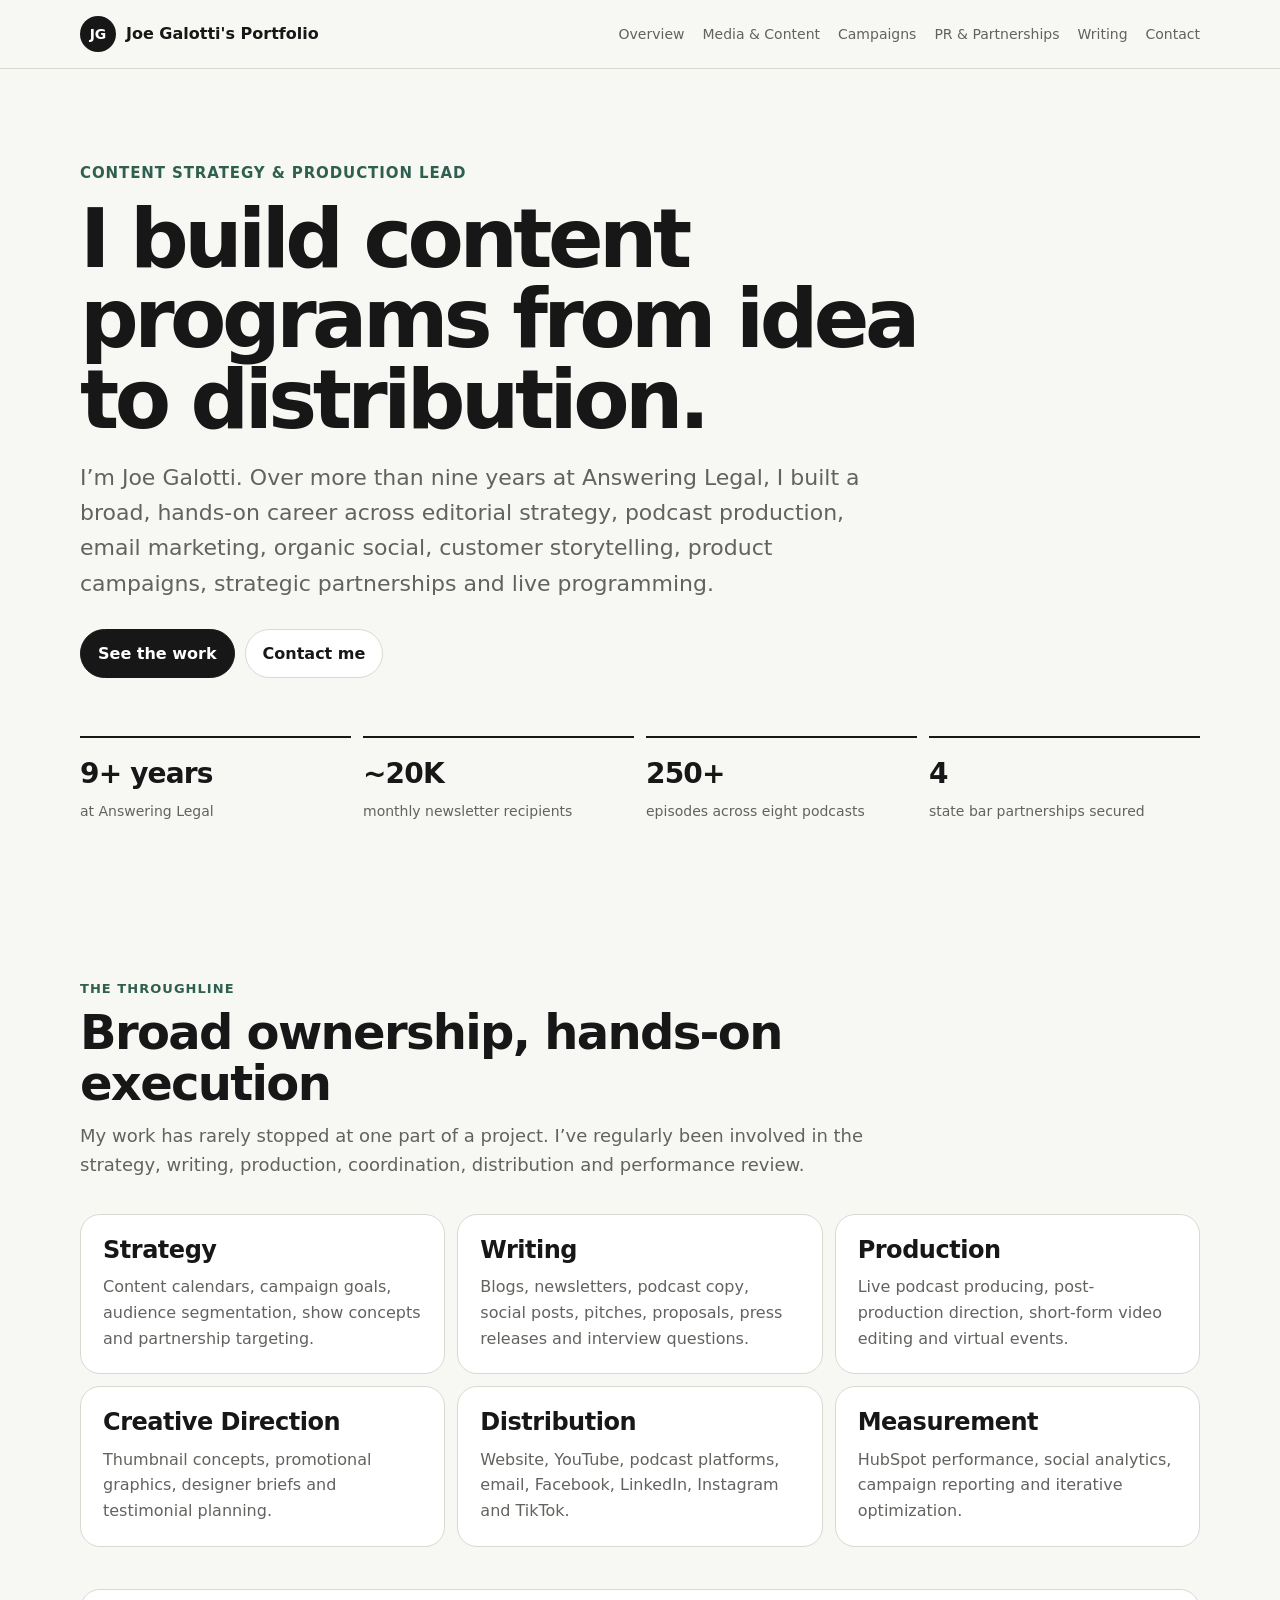
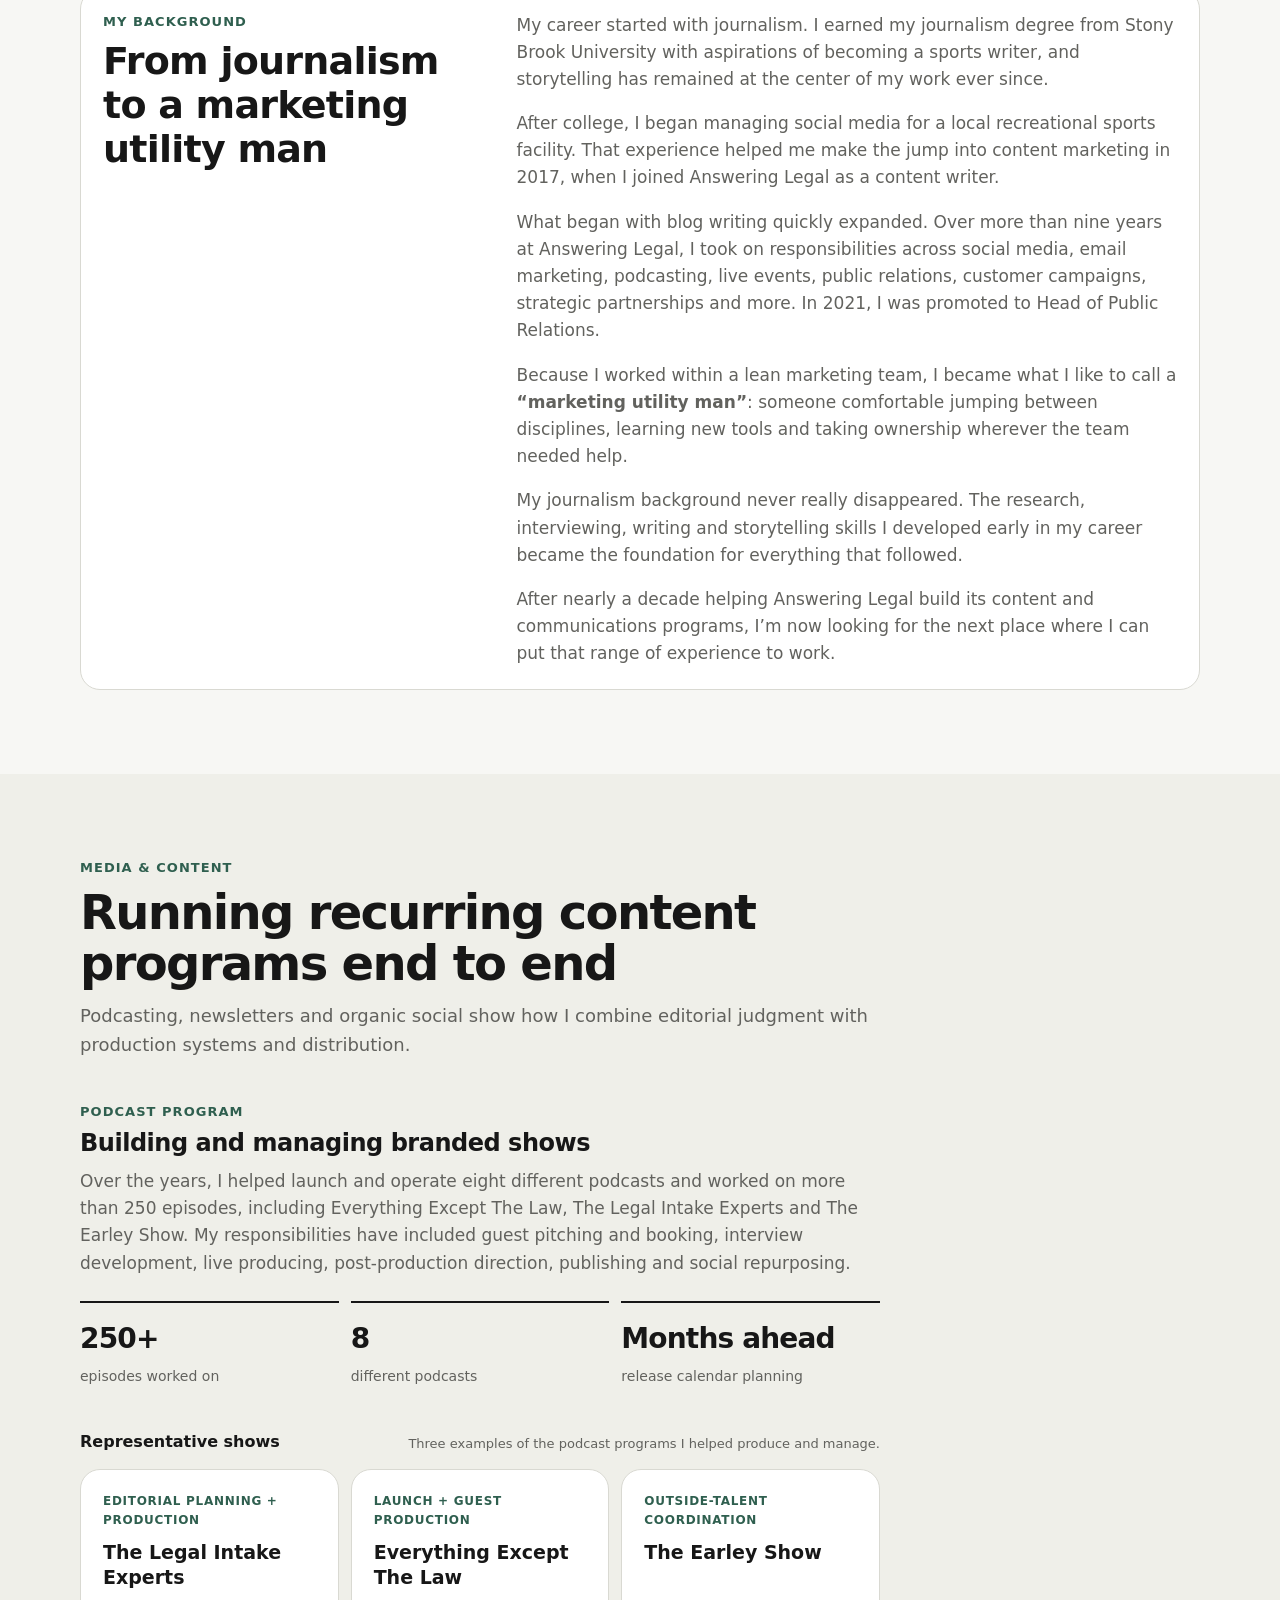
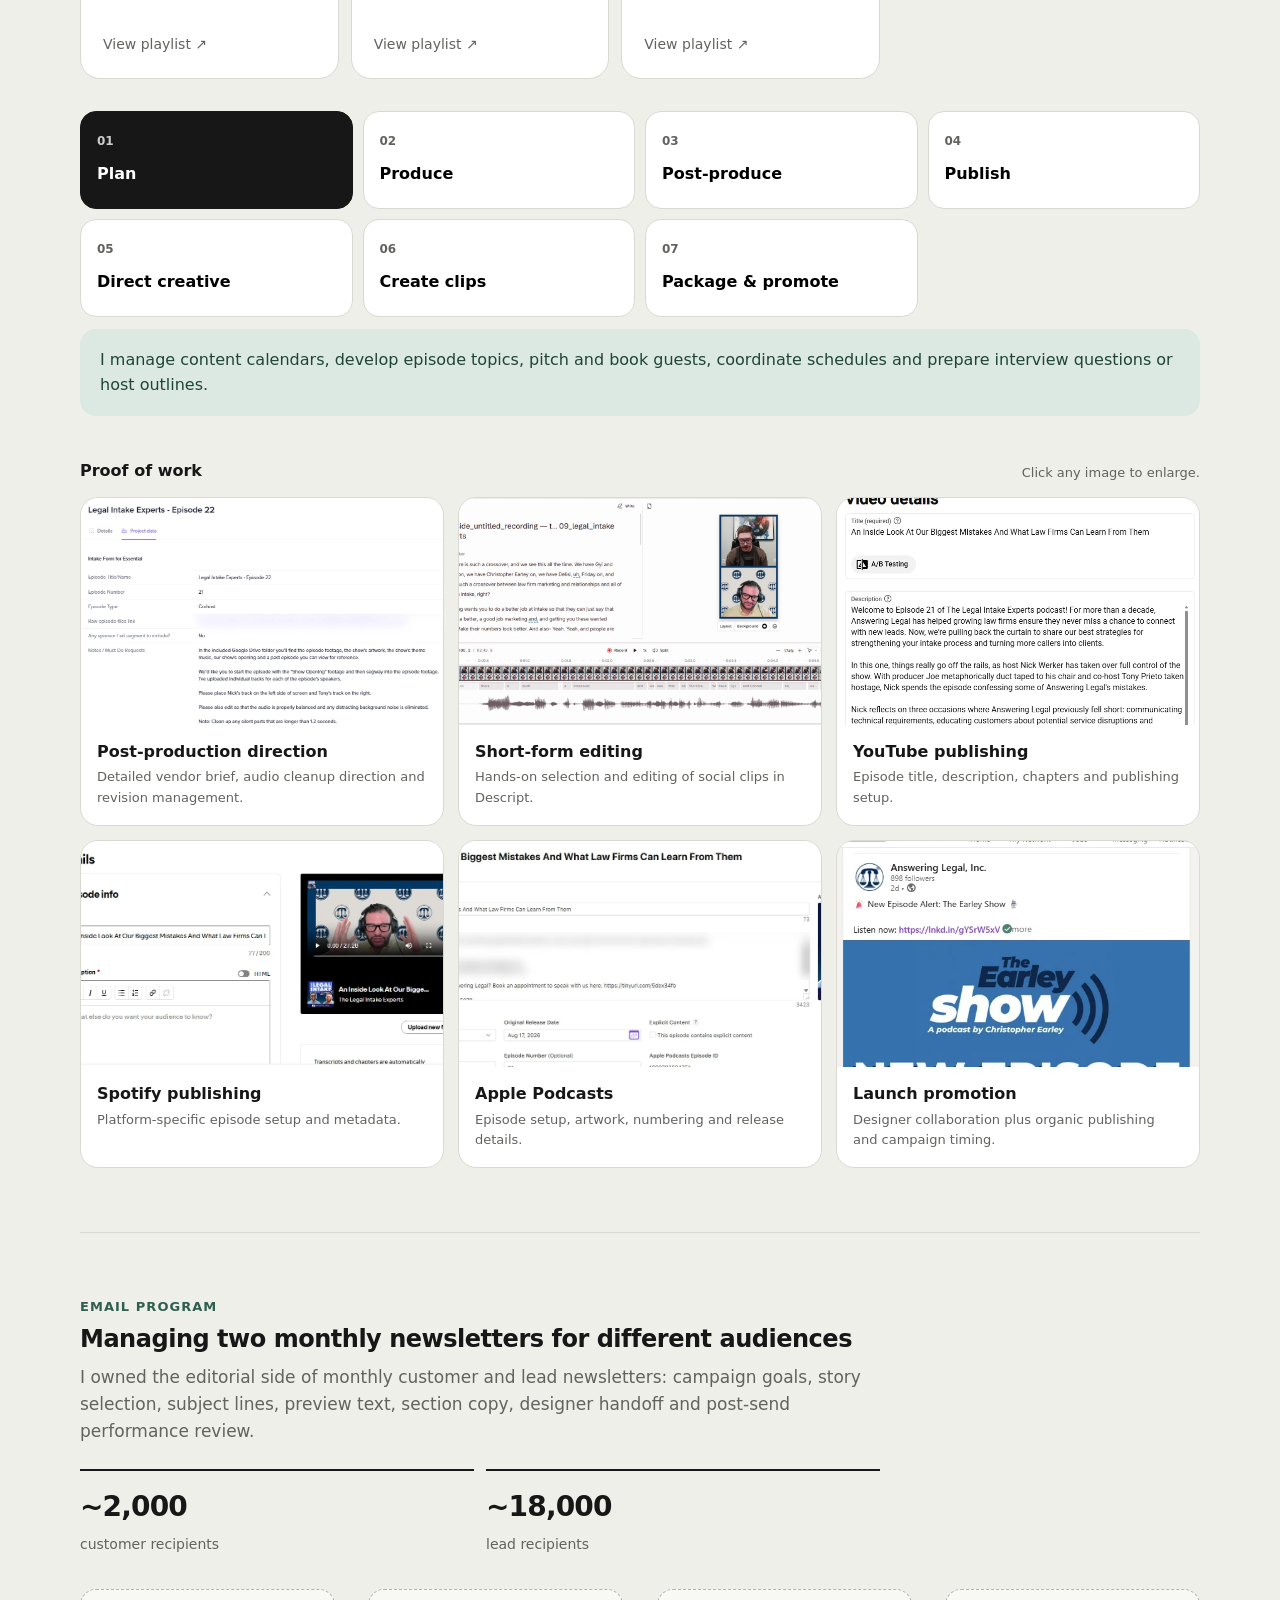
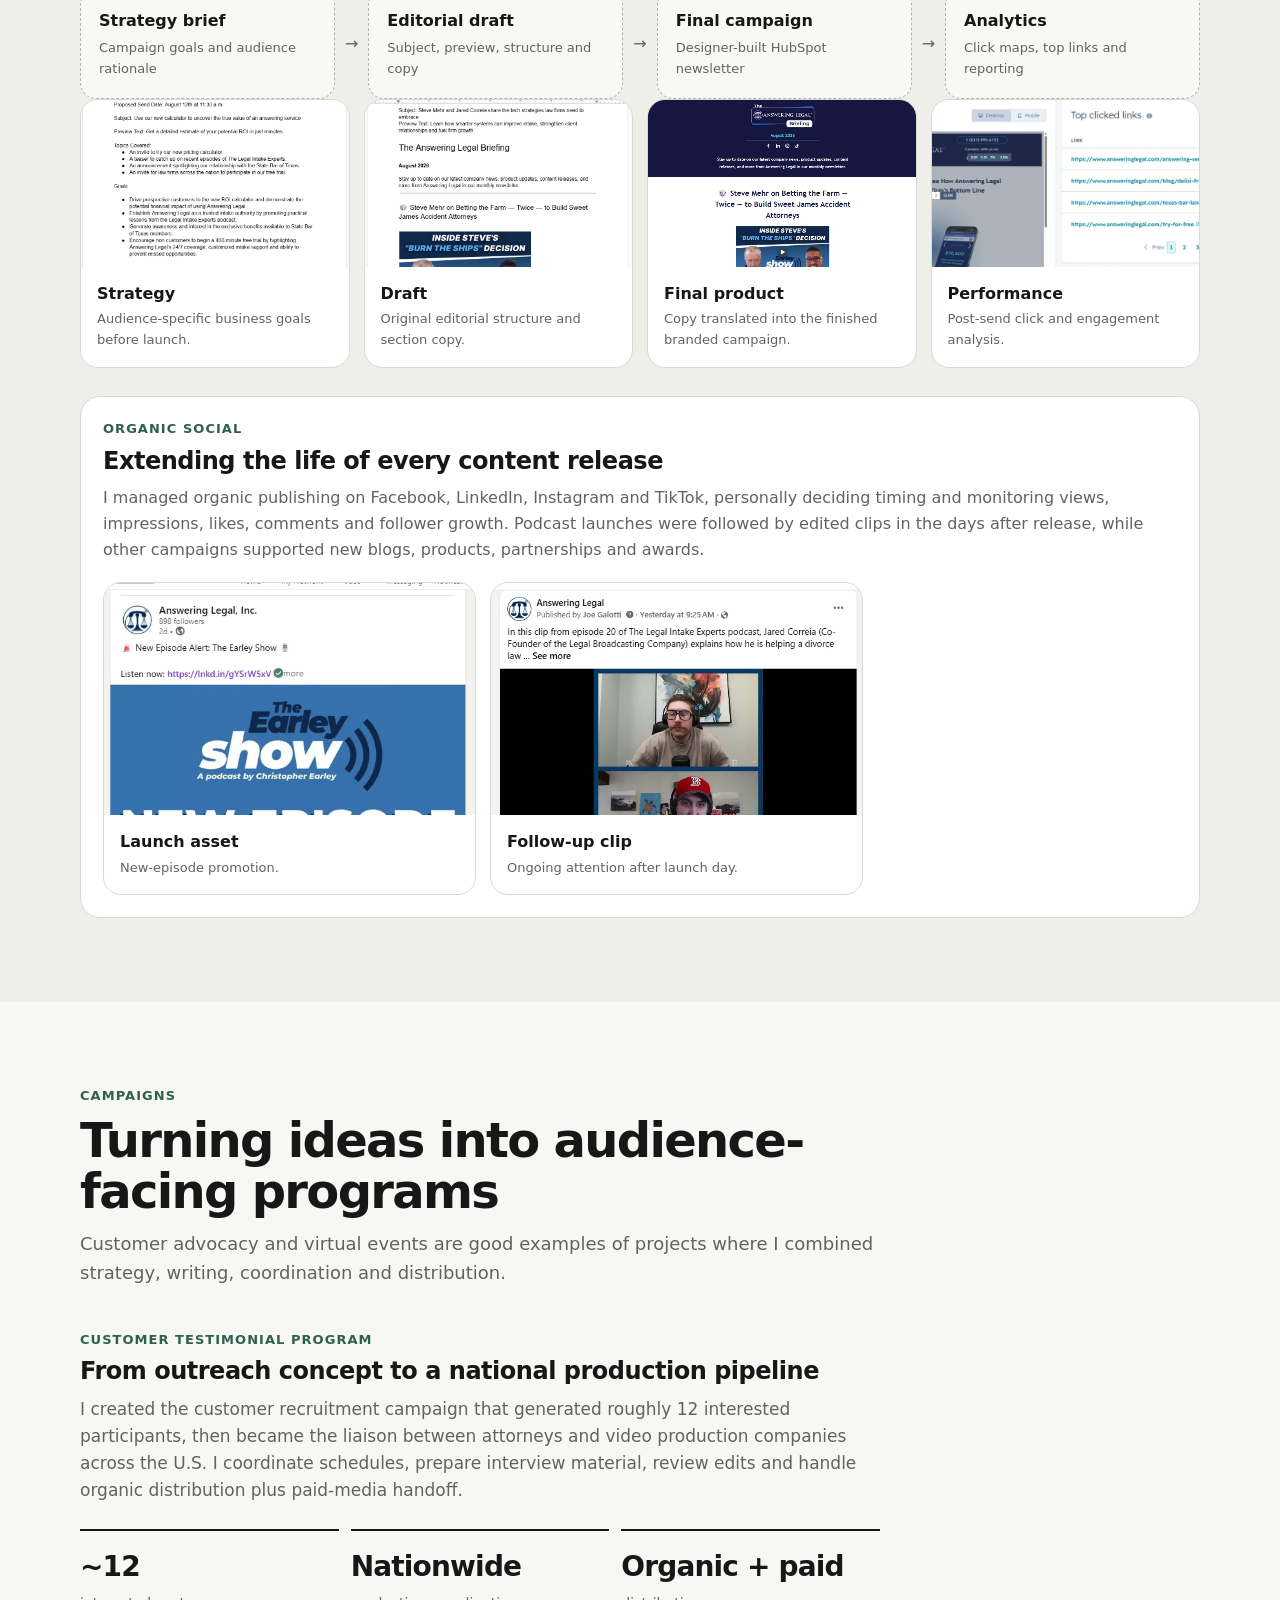
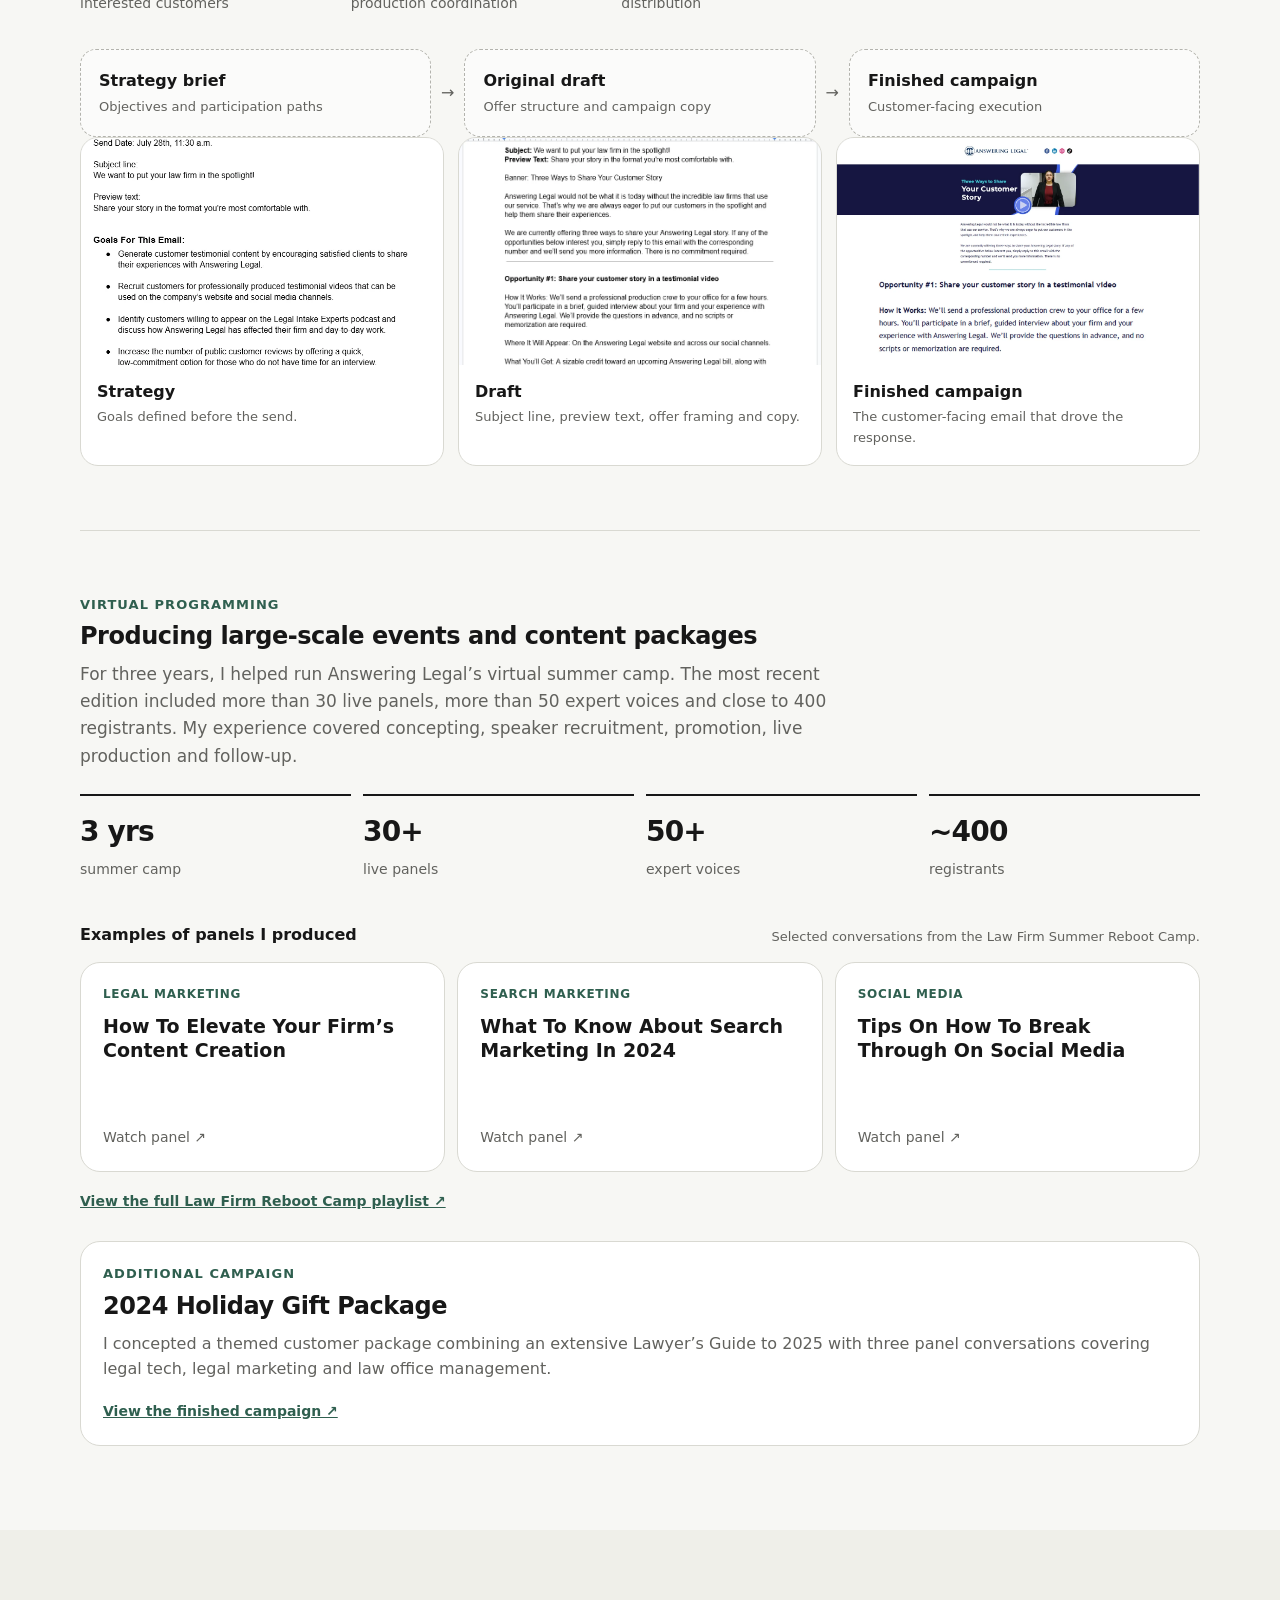
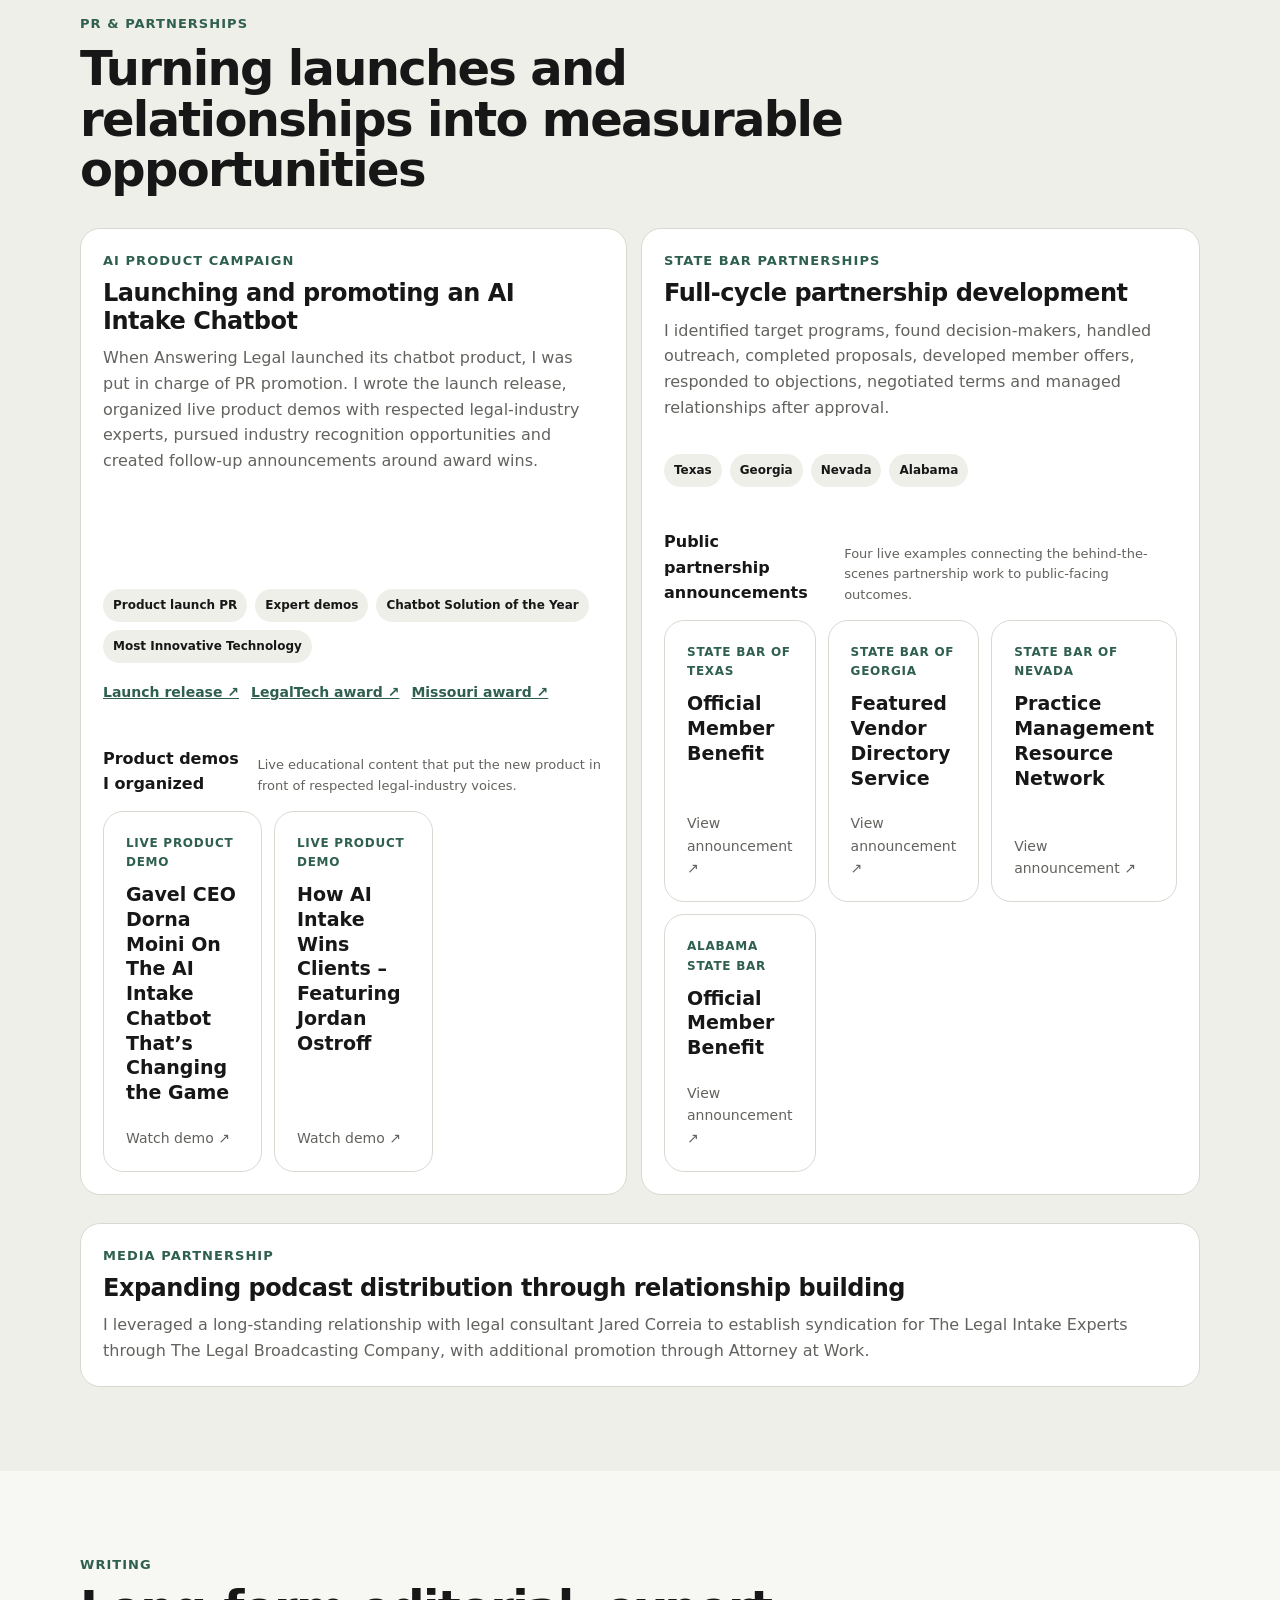
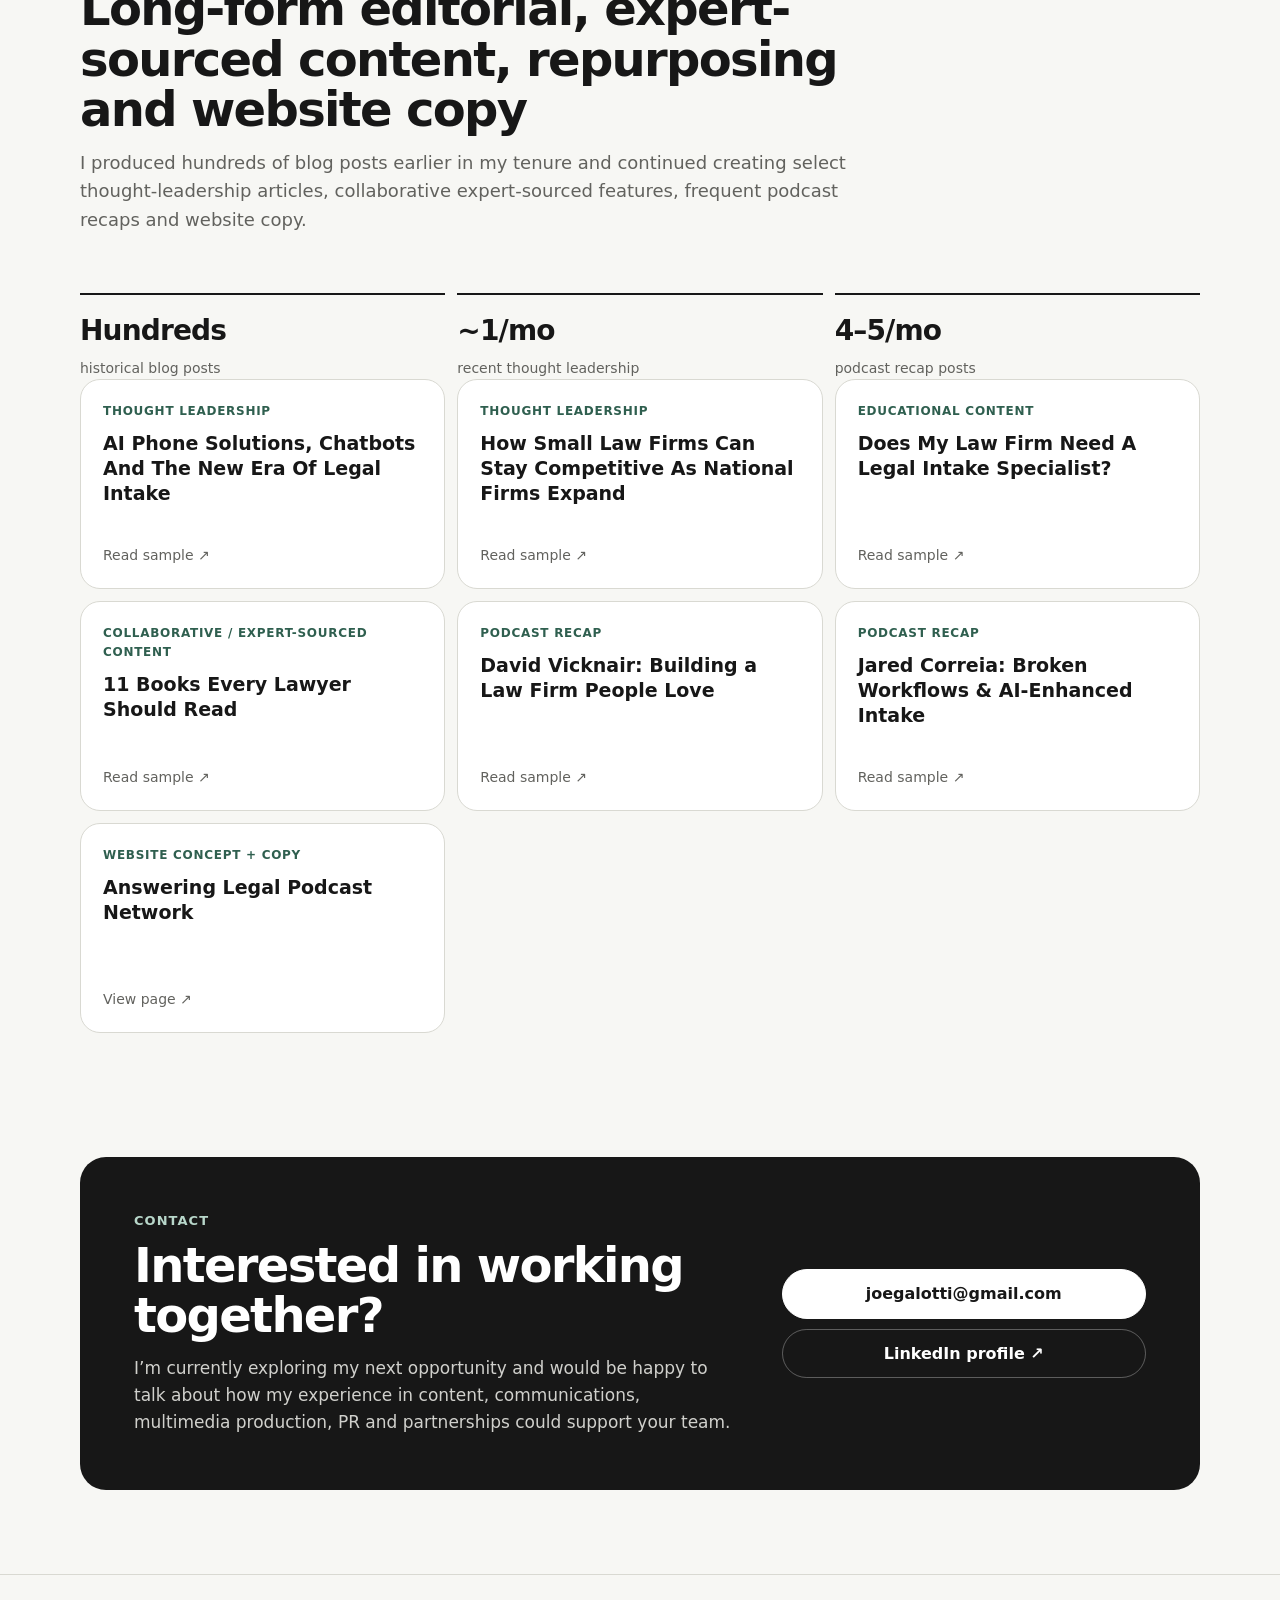
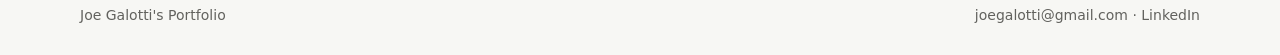
<file: index.html>
<!doctype html>
<html lang="en">
<head>
  <meta charset="utf-8" />
  <meta name="viewport" content="width=device-width, initial-scale=1" />
  <meta name="description" content="Joe Galotti's portfolio showcasing content strategy, multimedia production, editorial programs, campaigns, partnerships and writing." />
  <title>Joe Galotti | Content Strategy & Production Lead</title>
  <link rel="stylesheet" href="styles.css" />
</head>
<body>
  <header class="site-header">
    <div class="wrap header-inner">
      <a class="brand" href="#top" aria-label="Joe Galotti portfolio home">
        <span class="brand-mark">JG</span>
        <span>Joe Galotti's Portfolio</span>
      </a>
      <button class="menu-toggle" aria-expanded="false" aria-controls="site-nav">Menu</button>
      <nav id="site-nav" class="site-nav" aria-label="Primary navigation">
        <a href="#overview">Overview</a>
        <a href="#media">Media & Content</a>
        <a href="#campaigns">Campaigns</a>
        <a href="#pr">PR & Partnerships</a>
        <a href="#writing">Writing</a>
        <a href="#contact">Contact</a>
      </nav>
    </div>
  </header>

  <main id="top">
    <section class="hero wrap">
      <p class="hero-role">Content Strategy &amp; Production Lead</p>
      <h1>I build content programs from idea to distribution.</h1>
      <p class="hero-copy">I’m Joe Galotti. Over more than nine years at Answering Legal, I built a broad, hands-on career across editorial strategy, podcast production, email marketing, organic social, customer storytelling, product campaigns, strategic partnerships and live programming.</p>
      <div class="hero-actions">
        <a class="button primary" href="#media">See the work</a>
        <a class="button" href="#contact">Contact me</a>
      </div>
      <div class="metrics" aria-label="Career highlights">
        <article><strong>9+ years</strong><span>at Answering Legal</span></article>
        <article><strong>~20K</strong><span>monthly newsletter recipients</span></article>
        <article><strong>250+</strong><span>episodes across eight podcasts</span></article>
        <article><strong>4</strong><span>state bar partnerships secured</span></article>
      </div>
    </section>

    <section id="overview" class="section wrap">
      <div class="section-heading">
        <p class="eyebrow">The throughline</p>
        <h2>Broad ownership, hands-on execution</h2>
        <p>My work has rarely stopped at one part of a project. I’ve regularly been involved in the strategy, writing, production, coordination, distribution and performance review.</p>
      </div>
      <div class="capability-grid">
        <article class="card"><h3>Strategy</h3><p>Content calendars, campaign goals, audience segmentation, show concepts and partnership targeting.</p></article>
        <article class="card"><h3>Writing</h3><p>Blogs, newsletters, podcast copy, social posts, pitches, proposals, press releases and interview questions.</p></article>
        <article class="card"><h3>Production</h3><p>Live podcast producing, post-production direction, short-form video editing and virtual events.</p></article>
        <article class="card"><h3>Creative Direction</h3><p>Thumbnail concepts, promotional graphics, designer briefs and testimonial planning.</p></article>
        <article class="card"><h3>Distribution</h3><p>Website, YouTube, podcast platforms, email, Facebook, LinkedIn, Instagram and TikTok.</p></article>
        <article class="card"><h3>Measurement</h3><p>HubSpot performance, social analytics, campaign reporting and iterative optimization.</p></article>
      </div>

      <article class="background-story card">
        <div class="background-intro">
          <p class="eyebrow">My Background</p>
          <h3>From journalism to a marketing utility man</h3>
        </div>
        <div class="background-copy">
          <p>My career started with journalism. I earned my journalism degree from Stony Brook University with aspirations of becoming a sports writer, and storytelling has remained at the center of my work ever since.</p>
          <p>After college, I began managing social media for a local recreational sports facility. That experience helped me make the jump into content marketing in 2017, when I joined Answering Legal as a content writer.</p>
          <p>What began with blog writing quickly expanded. Over more than nine years at Answering Legal, I took on responsibilities across social media, email marketing, podcasting, live events, public relations, customer campaigns, strategic partnerships and more. In 2021, I was promoted to Head of Public Relations.</p>
          <p>Because I worked within a lean marketing team, I became what I like to call a <strong>“marketing utility man”</strong>: someone comfortable jumping between disciplines, learning new tools and taking ownership wherever the team needed help.</p>
          <p>My journalism background never really disappeared. The research, interviewing, writing and storytelling skills I developed early in my career became the foundation for everything that followed.</p>
          <p>After nearly a decade helping Answering Legal build its content and communications programs, I’m now looking for the next place where I can put that range of experience to work.</p>
        </div>
      </article>
    </section>

    <section id="media" class="section alt">
      <div class="wrap">
        <div class="section-heading">
          <p class="eyebrow">Media & Content</p>
          <h2>Running recurring content programs end to end</h2>
          <p>Podcasting, newsletters and organic social show how I combine editorial judgment with production systems and distribution.</p>
        </div>

        <article class="case-study">
          <div class="case-copy">
            <p class="eyebrow">Podcast program</p>
            <h3>Building and managing branded shows</h3>
            <p>Over the years, I helped launch and operate eight different podcasts and worked on more than 250 episodes, including Everything Except The Law, The Legal Intake Experts and The Earley Show. My responsibilities have included guest pitching and booking, interview development, live producing, post-production direction, publishing and social repurposing.</p>
            <div class="metrics compact three">
              <article><strong>250+</strong><span>episodes worked on</span></article>
              <article><strong>8</strong><span>different podcasts</span></article>
              <article><strong>Months ahead</strong><span>release calendar planning</span></article>
            </div>
            <div class="gallery-heading"><strong>Representative shows</strong><span>Three examples of the podcast programs I helped produce and manage.</span></div>
            <div class="sample-grid podcast-playlists">
              <a class="sample card" target="_blank" rel="noreferrer" href="https://youtube.com/playlist?list=PLApvRZP50VcOOG_oG1P1y4zCXZ3923wj4&si=vPfbid61nEk0F_Nj"><span>Editorial planning + production</span><strong>The Legal Intake Experts</strong><em>View playlist ↗</em></a>
              <a class="sample card" target="_blank" rel="noreferrer" href="https://youtube.com/playlist?list=PLApvRZP50VcMVK5EgcbcKrVaEu25sDGXZ&si=EDeWqYEuStNvhu0W"><span>Launch + guest production</span><strong>Everything Except The Law</strong><em>View playlist ↗</em></a>
              <a class="sample card" target="_blank" rel="noreferrer" href="https://youtube.com/playlist?list=PLApvRZP50VcPn0jzjK5nCqVLHkLUbQuUg&si=R9Slco6HmJQI4y38"><span>Outside-talent coordination</span><strong>The Earley Show</strong><em>View playlist ↗</em></a>
            </div>
          </div>
          <div class="workflow" aria-label="Podcast workflow">
            <button class="workflow-step active" data-detail="I manage content calendars, develop episode topics, pitch and book guests, coordinate schedules and prepare interview questions or host outlines."><span>01</span>Plan</button>
            <button class="workflow-step" data-detail="I sit in on Riverside sessions as producer, monitor technical quality and provide editorial feedback and direction during recording."><span>02</span>Produce</button>
            <button class="workflow-step" data-detail="I supply assets and detailed instructions to Podcast Monkey, review edits for silence, noise and unwanted dialogue, then manage revisions through final approval."><span>03</span>Post-produce</button>
            <button class="workflow-step" data-detail="I create titles and descriptions, adapt copy by platform, build recap posts, polish transcripts and prepare releases for YouTube, Spotify, Apple Podcasts, Amazon Music and the company website."><span>04</span>Publish</button>
            <button class="workflow-step" data-detail="I concept thumbnails and promotional graphics, provide written and visual assets, and brief designers on execution."><span>05</span>Direct creative</button>
            <button class="workflow-step" data-detail="I import finished episodes into Descript, identify moments with strong social potential and edit them into concise vertical clips."><span>06</span>Create clips</button>
            <button class="workflow-step" data-detail="I write titles and descriptions for short videos, then schedule launch and follow-up posts across organic social channels."><span>07</span>Package & promote</button>
          </div>
          <div id="workflow-detail" class="callout" aria-live="polite">I manage content calendars, develop episode topics, pitch and book guests, coordinate schedules and prepare interview questions or host outlines.</div>

          <div class="gallery-heading"><strong>Proof of work</strong><span>Click any image to enlarge.</span></div>
          <div class="proof-grid three-cols">
            <figure class="proof-card">
              <button class="image-button" data-full="assets/podcast-monkey.webp" aria-label="Enlarge Podcast Monkey production brief screenshot"><img src="assets/podcast-monkey.webp" alt="Redacted Podcast Monkey project brief showing detailed editing instructions" /></button>
              <figcaption><strong>Post-production direction</strong><span>Detailed vendor brief, audio cleanup direction and revision management.</span></figcaption>
            </figure>
            <figure class="proof-card">
              <button class="image-button" data-full="assets/descript-editing.webp" aria-label="Enlarge Descript editing screenshot"><img src="assets/descript-editing.webp" alt="Descript editing workspace showing a podcast clip timeline and transcript" /></button>
              <figcaption><strong>Short-form editing</strong><span>Hands-on selection and editing of social clips in Descript.</span></figcaption>
            </figure>
            <figure class="proof-card">
              <button class="image-button" data-full="assets/youtube-publishing.webp" aria-label="Enlarge YouTube publishing screenshot"><img src="assets/youtube-publishing.webp" alt="YouTube Studio episode publishing screen with title and description" /></button>
              <figcaption><strong>YouTube publishing</strong><span>Episode title, description, chapters and publishing setup.</span></figcaption>
            </figure>
            <figure class="proof-card">
              <button class="image-button" data-full="assets/spotify-publishing.webp" aria-label="Enlarge Spotify publishing screenshot"><img src="assets/spotify-publishing.webp" alt="Spotify episode publishing interface" /></button>
              <figcaption><strong>Spotify publishing</strong><span>Platform-specific episode setup and metadata.</span></figcaption>
            </figure>
            <figure class="proof-card">
              <button class="image-button" data-full="assets/apple-publishing.webp" aria-label="Enlarge redacted Apple Podcasts publishing screenshot"><img src="assets/apple-publishing.webp" alt="Redacted Apple Podcasts Connect episode setup screen" /></button>
              <figcaption><strong>Apple Podcasts</strong><span>Episode setup, artwork, numbering and release details.</span></figcaption>
            </figure>
            <figure class="proof-card">
              <button class="image-button" data-full="assets/linkedin-podcast-launch.webp" aria-label="Enlarge LinkedIn podcast launch screenshot"><img src="assets/linkedin-podcast-launch.webp" alt="LinkedIn post promoting a newly released Answering Legal podcast episode" /></button>
              <figcaption><strong>Launch promotion</strong><span>Designer collaboration plus organic publishing and campaign timing.</span></figcaption>
            </figure>
          </div>
        </article>

        <article class="case-study divider-top">
          <div class="case-copy">
            <p class="eyebrow">Email program</p>
            <h3>Managing two monthly newsletters for different audiences</h3>
            <p>I owned the editorial side of monthly customer and lead newsletters: campaign goals, story selection, subject lines, preview text, section copy, designer handoff and post-send performance review.</p>
            <div class="metrics compact two"><article><strong>~2,000</strong><span>customer recipients</span></article><article><strong>~18,000</strong><span>lead recipients</span></article></div>
          </div>
          <div class="evidence-row">
            <div class="evidence"><strong>Strategy brief</strong><span>Campaign goals and audience rationale</span></div><div class="arrow">→</div>
            <div class="evidence"><strong>Editorial draft</strong><span>Subject, preview, structure and copy</span></div><div class="arrow">→</div>
            <div class="evidence"><strong>Final campaign</strong><span>Designer-built HubSpot newsletter</span></div><div class="arrow">→</div>
            <div class="evidence"><strong>Analytics</strong><span>Click maps, top links and reporting</span></div>
          </div>
          <div class="proof-grid four-cols">
            <figure class="proof-card"><button class="image-button" data-full="assets/newsletter-strategy.webp" aria-label="Enlarge newsletter strategy brief"><img src="assets/newsletter-strategy.webp" alt="Cropped newsletter manager brief showing subject line, topics and campaign goals" /></button><figcaption><strong>Strategy</strong><span>Audience-specific business goals before launch.</span></figcaption></figure>
            <figure class="proof-card"><button class="image-button" data-full="assets/newsletter-draft.webp" aria-label="Enlarge newsletter editorial draft"><img src="assets/newsletter-draft.webp" alt="Google Doc containing the drafted customer newsletter content" /></button><figcaption><strong>Draft</strong><span>Original editorial structure and section copy.</span></figcaption></figure>
            <figure class="proof-card"><button class="image-button" data-full="assets/newsletter-final.webp" aria-label="Enlarge finished newsletter"><img src="assets/newsletter-final.webp" alt="Finished Answering Legal Briefing newsletter" /></button><figcaption><strong>Final product</strong><span>Copy translated into the finished branded campaign.</span></figcaption></figure>
            <figure class="proof-card"><button class="image-button" data-full="assets/newsletter-analytics.webp" aria-label="Enlarge redacted newsletter analytics"><img src="assets/newsletter-analytics.webp" alt="Cropped HubSpot newsletter analytics showing click map and top clicked links" /></button><figcaption><strong>Performance</strong><span>Post-send click and engagement analysis.</span></figcaption></figure>
          </div>
        </article>

        <article class="mini-case card">
          <p class="eyebrow">Organic social</p>
          <h3>Extending the life of every content release</h3>
          <p>I managed organic publishing on Facebook, LinkedIn, Instagram and TikTok, personally deciding timing and monitoring views, impressions, likes, comments and follower growth. Podcast launches were followed by edited clips in the days after release, while other campaigns supported new blogs, products, partnerships and awards.</p>
          <div class="visual-grid compact-visuals">
            <figure class="proof-card"><button class="image-button" data-full="assets/linkedin-podcast-launch.webp" aria-label="Enlarge LinkedIn launch post"><img src="assets/linkedin-podcast-launch.webp" alt="LinkedIn podcast launch post" /></button><figcaption><strong>Launch asset</strong><span>New-episode promotion.</span></figcaption></figure>
            <figure class="proof-card"><button class="image-button" data-full="assets/facebook-podcast-clip.webp" aria-label="Enlarge Facebook follow-up clip"><img src="assets/facebook-podcast-clip.webp" alt="Facebook post featuring a follow-up podcast clip" /></button><figcaption><strong>Follow-up clip</strong><span>Ongoing attention after launch day.</span></figcaption></figure>
          </div>
        </article>
      </div>
    </section>

    <section id="campaigns" class="section wrap">
      <div class="section-heading"><p class="eyebrow">Campaigns</p><h2>Turning ideas into audience-facing programs</h2><p>Customer advocacy and virtual events are good examples of projects where I combined strategy, writing, coordination and distribution.</p></div>

      <article class="case-study">
        <div class="case-copy"><p class="eyebrow">Customer testimonial program</p><h3>From outreach concept to a national production pipeline</h3><p>I created the customer recruitment campaign that generated roughly 12 interested participants, then became the liaison between attorneys and video production companies across the U.S. I coordinate schedules, prepare interview material, review edits and handle organic distribution plus paid-media handoff.</p><div class="metrics compact three"><article><strong>~12</strong><span>interested customers</span></article><article><strong>Nationwide</strong><span>production coordination</span></article><article><strong>Organic + paid</strong><span>distribution</span></article></div></div>
        <div class="evidence-row three-step"><div class="evidence"><strong>Strategy brief</strong><span>Objectives and participation paths</span></div><div class="arrow">→</div><div class="evidence"><strong>Original draft</strong><span>Offer structure and campaign copy</span></div><div class="arrow">→</div><div class="evidence"><strong>Finished campaign</strong><span>Customer-facing execution</span></div></div>
        <div class="proof-grid three-cols">
          <figure class="proof-card"><button class="image-button" data-full="assets/testimonial-strategy.webp" aria-label="Enlarge testimonial strategy brief"><img src="assets/testimonial-strategy.webp" alt="Cropped manager brief for customer testimonial outreach campaign" /></button><figcaption><strong>Strategy</strong><span>Goals defined before the send.</span></figcaption></figure>
          <figure class="proof-card"><button class="image-button" data-full="assets/testimonial-draft.webp" aria-label="Enlarge testimonial email draft"><img src="assets/testimonial-draft.webp" alt="Google Doc containing the original testimonial outreach email draft" /></button><figcaption><strong>Draft</strong><span>Subject line, preview text, offer framing and copy.</span></figcaption></figure>
          <figure class="proof-card tall"><button class="image-button" data-full="assets/testimonial-final-email.webp" aria-label="Enlarge finished testimonial outreach email"><img src="assets/testimonial-final-email.webp" alt="Finished Answering Legal customer outreach email offering testimonial, podcast and review opportunities" /></button><figcaption><strong>Finished campaign</strong><span>The customer-facing email that drove the response.</span></figcaption></figure>
        </div>
      </article>

      <article class="case-study divider-top">
        <div class="case-copy"><p class="eyebrow">Virtual programming</p><h3>Producing large-scale events and content packages</h3><p>For three years, I helped run Answering Legal’s virtual summer camp. The most recent edition included more than 30 live panels, more than 50 expert voices and close to 400 registrants. My experience covered concepting, speaker recruitment, promotion, live production and follow-up.</p></div>
        <div class="metrics compact four"><article><strong>3 yrs</strong><span>summer camp</span></article><article><strong>30+</strong><span>live panels</span></article><article><strong>50+</strong><span>expert voices</span></article><article><strong>~400</strong><span>registrants</span></article></div>

        <div class="panel-examples">
          <div class="gallery-heading"><strong>Examples of panels I produced</strong><span>Selected conversations from the Law Firm Summer Reboot Camp.</span></div>
          <div class="sample-grid">
            <a class="sample card" target="_blank" rel="noreferrer" href="https://www.youtube.com/watch?v=VTb400AKgJ0"><span>Legal marketing</span><strong>How To Elevate Your Firm’s Content Creation</strong><em>Watch panel ↗</em></a>
            <a class="sample card" target="_blank" rel="noreferrer" href="https://www.youtube.com/watch?v=GlyWusAFP38"><span>Search marketing</span><strong>What To Know About Search Marketing In 2024</strong><em>Watch panel ↗</em></a>
            <a class="sample card" target="_blank" rel="noreferrer" href="https://www.youtube.com/watch?v=Aas4e_u0Bwg"><span>Social media</span><strong>Tips On How To Break Through On Social Media</strong><em>Watch panel ↗</em></a>
          </div>
          <p class="playlist-link"><a class="text-link" href="https://youtube.com/playlist?list=PLApvRZP50VcNZ5VKEDxeiSSbTHLAUfIBZ&si=Rnv9NkuyC3qrZ2NW" target="_blank" rel="noreferrer">View the full Law Firm Reboot Camp playlist ↗</a></p>
        </div>

        <div class="mini-case card"><p class="eyebrow">Additional campaign</p><h3>2024 Holiday Gift Package</h3><p>I concepted a themed customer package combining an extensive Lawyer’s Guide to 2025 with three panel conversations covering legal tech, legal marketing and law office management.</p><a class="text-link" href="https://www.answeringlegal.com/2024-holiday-gift-package" target="_blank" rel="noreferrer">View the finished campaign ↗</a></div>
      </article>
    </section>

    <section id="pr" class="section alt">
      <div class="wrap">
        <div class="section-heading"><p class="eyebrow">PR & Partnerships</p><h2>Turning launches and relationships into measurable opportunities</h2></div>
        <div class="case-grid">
          <article class="card feature-card"><p class="eyebrow">AI product campaign</p><h3>Launching and promoting an AI Intake Chatbot</h3><p>When Answering Legal launched its chatbot product, I was put in charge of PR promotion. I wrote the launch release, organized live product demos with respected legal-industry experts, pursued industry recognition opportunities and created follow-up announcements around award wins.</p><div class="tag-row"><span>Product launch PR</span><span>Expert demos</span><span>Chatbot Solution of the Year</span><span>Most Innovative Technology</span></div><div class="link-row"><a href="https://www.answeringlegal.com/blog/answering-legal-launches-free-intake-chatbot-to-help-law-firms" target="_blank" rel="noreferrer">Launch release ↗</a><a href="https://www.answeringlegal.com/blog/answering-legal-wins-chatbot-solution-of-the-year-at-the-2025-legaltech-breakthrough-awards" target="_blank" rel="noreferrer">LegalTech award ↗</a><a href="https://www.answeringlegal.com/blog/answering-legals-intake-chatbot-named-most-innovative-technology-by-missouri-lawyers-media" target="_blank" rel="noreferrer">Missouri award ↗</a></div><div class="gallery-heading"><strong>Product demos I organized</strong><span>Live educational content that put the new product in front of respected legal-industry voices.</span></div><div class="sample-grid chatbot-demos"><a class="sample card" target="_blank" rel="noreferrer" href="https://youtu.be/35AnM_xU4f8?si=bgF1chFHca8vjsUJ"><span>Live product demo</span><strong>Gavel CEO Dorna Moini On The AI Intake Chatbot That’s Changing the Game</strong><em>Watch demo ↗</em></a><a class="sample card" target="_blank" rel="noreferrer" href="https://youtu.be/Lv1ILBxaiY4?si=ftoEtMusnKGCh3Es"><span>Live product demo</span><strong>How AI Intake Wins Clients – Featuring Jordan Ostroff</strong><em>Watch demo ↗</em></a></div></article>
          <article class="card feature-card"><p class="eyebrow">State bar partnerships</p><h3>Full-cycle partnership development</h3><p>I identified target programs, found decision-makers, handled outreach, completed proposals, developed member offers, responded to objections, negotiated terms and managed relationships after approval.</p><div class="tag-row"><span>Texas</span><span>Georgia</span><span>Nevada</span><span>Alabama</span></div><div class="gallery-heading"><strong>Public partnership announcements</strong><span>Four live examples connecting the behind-the-scenes partnership work to public-facing outcomes.</span></div><div class="sample-grid bar-announcements"><a class="sample card" target="_blank" rel="noreferrer" href="https://www.answeringlegal.com/blog/answering-legal-becomes-official-member-benefit-for-the-state-bar-of-texas"><span>State Bar of Texas</span><strong>Official Member Benefit</strong><em>View announcement ↗</em></a><a class="sample card" target="_blank" rel="noreferrer" href="https://www.answeringlegal.com/blog/answering-legal-becomes-a-featured-service-in-the-state-bar-of-georgias-vendor-directory"><span>State Bar of Georgia</span><strong>Featured Vendor Directory Service</strong><em>View announcement ↗</em></a><a class="sample card" target="_blank" rel="noreferrer" href="https://www.answeringlegal.com/blog/answering-legal-joins-the-state-bar-of-nevadas-practice-management-resource-network"><span>State Bar of Nevada</span><strong>Practice Management Resource Network</strong><em>View announcement ↗</em></a><a class="sample card" target="_blank" rel="noreferrer" href="https://www.answeringlegal.com/blog/answering-legal-becomes-official-member-benefit-for-the-alabama-state-bar"><span>Alabama State Bar</span><strong>Official Member Benefit</strong><em>View announcement ↗</em></a></div></article>
        </div>
        <article class="mini-case card"><p class="eyebrow">Media partnership</p><h3>Expanding podcast distribution through relationship building</h3><p>I leveraged a long-standing relationship with legal consultant Jared Correia to establish syndication for The Legal Intake Experts through The Legal Broadcasting Company, with additional promotion through Attorney at Work.</p></article>
      </div>
    </section>

    <section id="writing" class="section wrap">
      <div class="section-heading"><p class="eyebrow">Writing</p><h2>Long-form editorial, expert-sourced content, repurposing and website copy</h2><p>I produced hundreds of blog posts earlier in my tenure and continued creating select thought-leadership articles, collaborative expert-sourced features, frequent podcast recaps and website copy.</p></div>
      <div class="metrics three"><article><strong>Hundreds</strong><span>historical blog posts</span></article><article><strong>~1/mo</strong><span>recent thought leadership</span></article><article><strong>4–5/mo</strong><span>podcast recap posts</span></article></div>
      <div class="sample-grid">
        <a class="sample card" target="_blank" rel="noreferrer" href="https://www.answeringlegal.com/blog/ai-phone-solutions-chatbots-and-the-new-era-of-legal-intake"><span>Thought leadership</span><strong>AI Phone Solutions, Chatbots And The New Era Of Legal Intake</strong><em>Read sample ↗</em></a>
        <a class="sample card" target="_blank" rel="noreferrer" href="https://www.answeringlegal.com/blog/how-small-law-firms-can-stay-competitive-as-national-firms-expand"><span>Thought leadership</span><strong>How Small Law Firms Can Stay Competitive As National Firms Expand</strong><em>Read sample ↗</em></a>
        <a class="sample card" target="_blank" rel="noreferrer" href="https://www.answeringlegal.com/blog/does-my-law-firm-need-a-legal-intake-specialist"><span>Educational content</span><strong>Does My Law Firm Need A Legal Intake Specialist?</strong><em>Read sample ↗</em></a>
        <a class="sample card" target="_blank" rel="noreferrer" href="https://www.answeringlegal.com/blog/11-books-every-lawyer-should-read"><span>Collaborative / expert-sourced content</span><strong>11 Books Every Lawyer Should Read</strong><em>Read sample ↗</em></a>
        <a class="sample card" target="_blank" rel="noreferrer" href="https://www.answeringlegal.com/blog/david-vicknair-on-building-a-law-firm-people-love-working-for-and-clients-love-reviewing"><span>Podcast recap</span><strong>David Vicknair: Building a Law Firm People Love</strong><em>Read sample ↗</em></a>
        <a class="sample card" target="_blank" rel="noreferrer" href="https://www.answeringlegal.com/blog/jared-correia-talks-broken-workflows-bad-business-decisions-and-ai-enhanced-intake-systems"><span>Podcast recap</span><strong>Jared Correia: Broken Workflows & AI-Enhanced Intake</strong><em>Read sample ↗</em></a>
        <a class="sample card" target="_blank" rel="noreferrer" href="https://www.answeringlegal.com/podcast"><span>Website concept + copy</span><strong>Answering Legal Podcast Network</strong><em>View page ↗</em></a>
      </div>
    </section>

    <section id="contact" class="section wrap contact-section">
      <div class="contact-panel">
        <div class="contact-copy">
          <p class="eyebrow">Contact</p>
          <h2>Interested in working together?</h2>
          <p>I’m currently exploring my next opportunity and would be happy to talk about how my experience in content, communications, multimedia production, PR and partnerships could support your team.</p>
        </div>
        <div class="contact-actions" aria-label="Contact Joe Galotti">
          <a class="button primary" href="mailto:joegalotti@gmail.com">joegalotti@gmail.com</a>
          <a class="button" href="https://www.linkedin.com/in/joegalotti/" target="_blank" rel="noreferrer">LinkedIn profile ↗</a>
        </div>
      </div>
    </section>
  </main>

  <footer><div class="wrap footer-inner"><span>Joe Galotti's Portfolio</span><span><a href="mailto:joegalotti@gmail.com">joegalotti@gmail.com</a> · <a href="https://www.linkedin.com/in/joegalotti/" target="_blank" rel="noreferrer">LinkedIn</a></span></div></footer>

  <div class="lightbox" id="lightbox" hidden>
    <button class="lightbox-close" type="button" aria-label="Close image">×</button>
    <img id="lightbox-image" alt="Expanded work sample" />
  </div>

  <script src="script.js"></script>
</body>
</html>
</file>
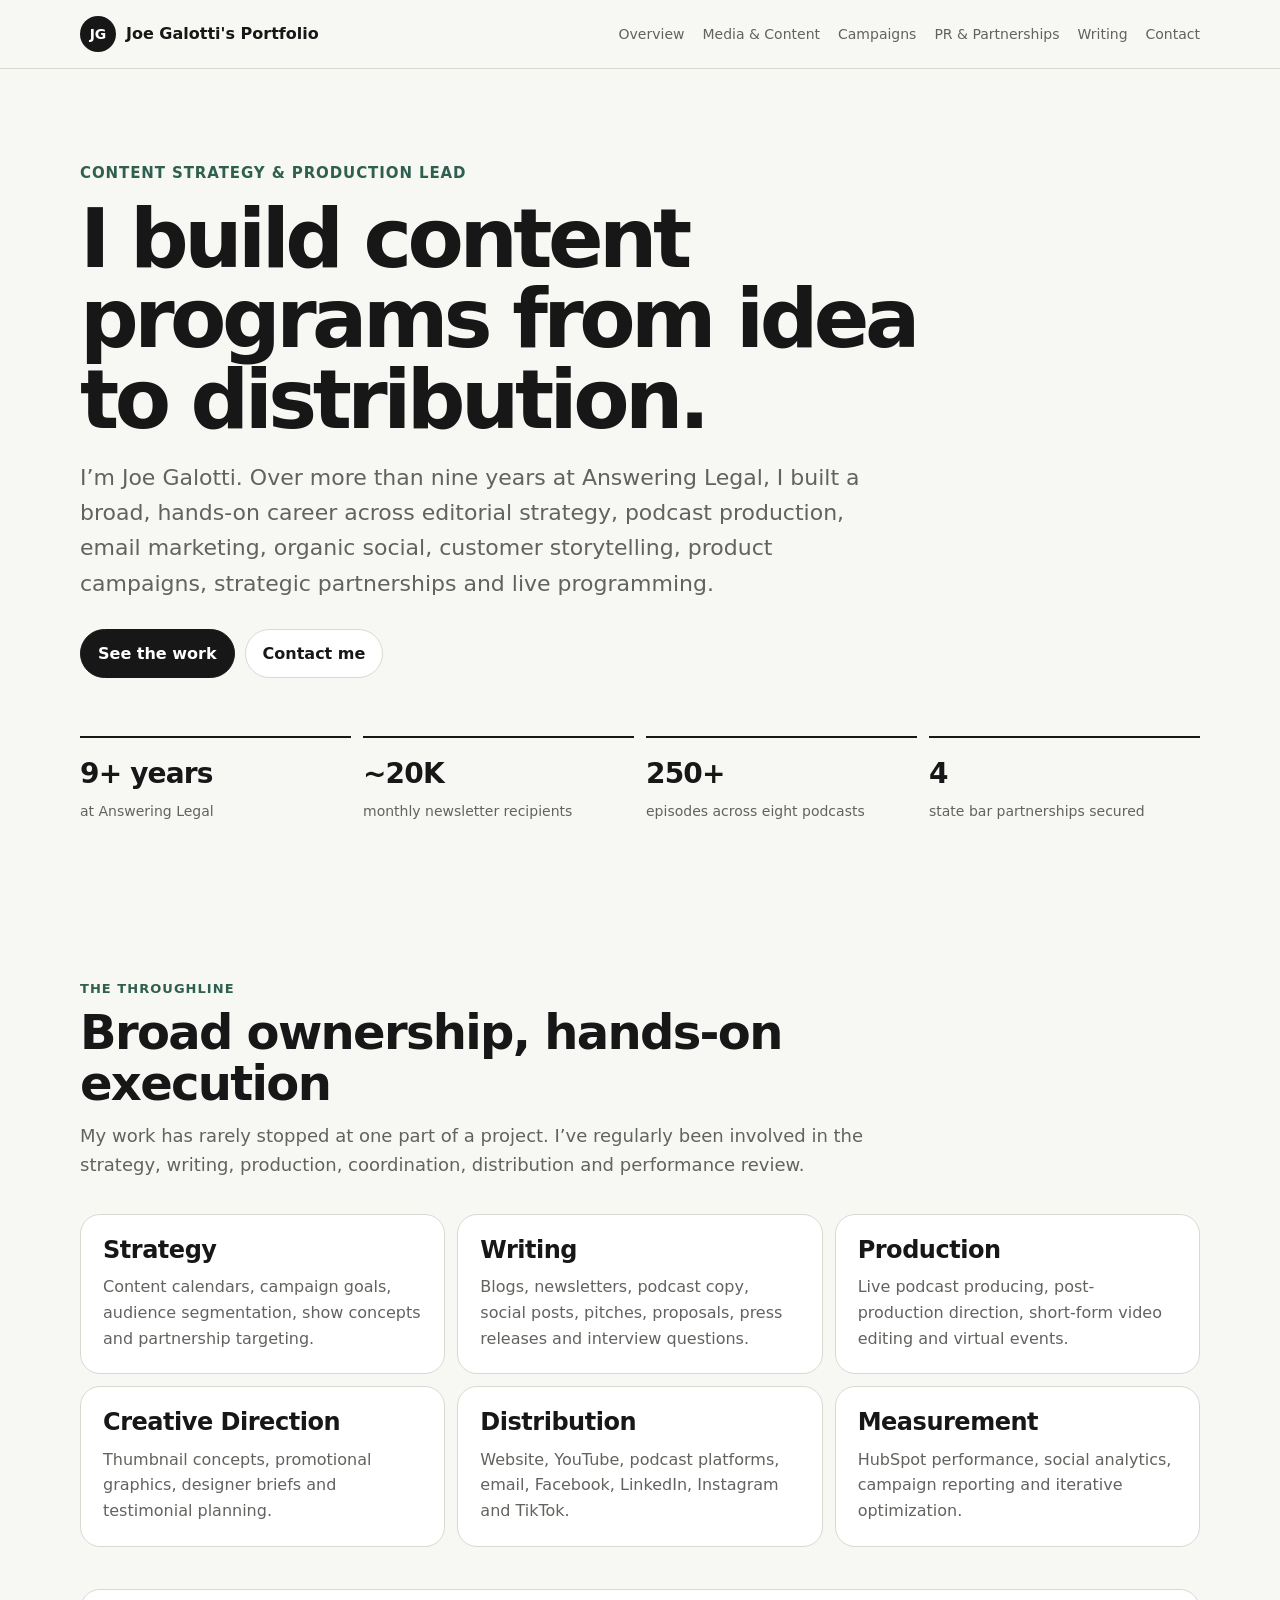
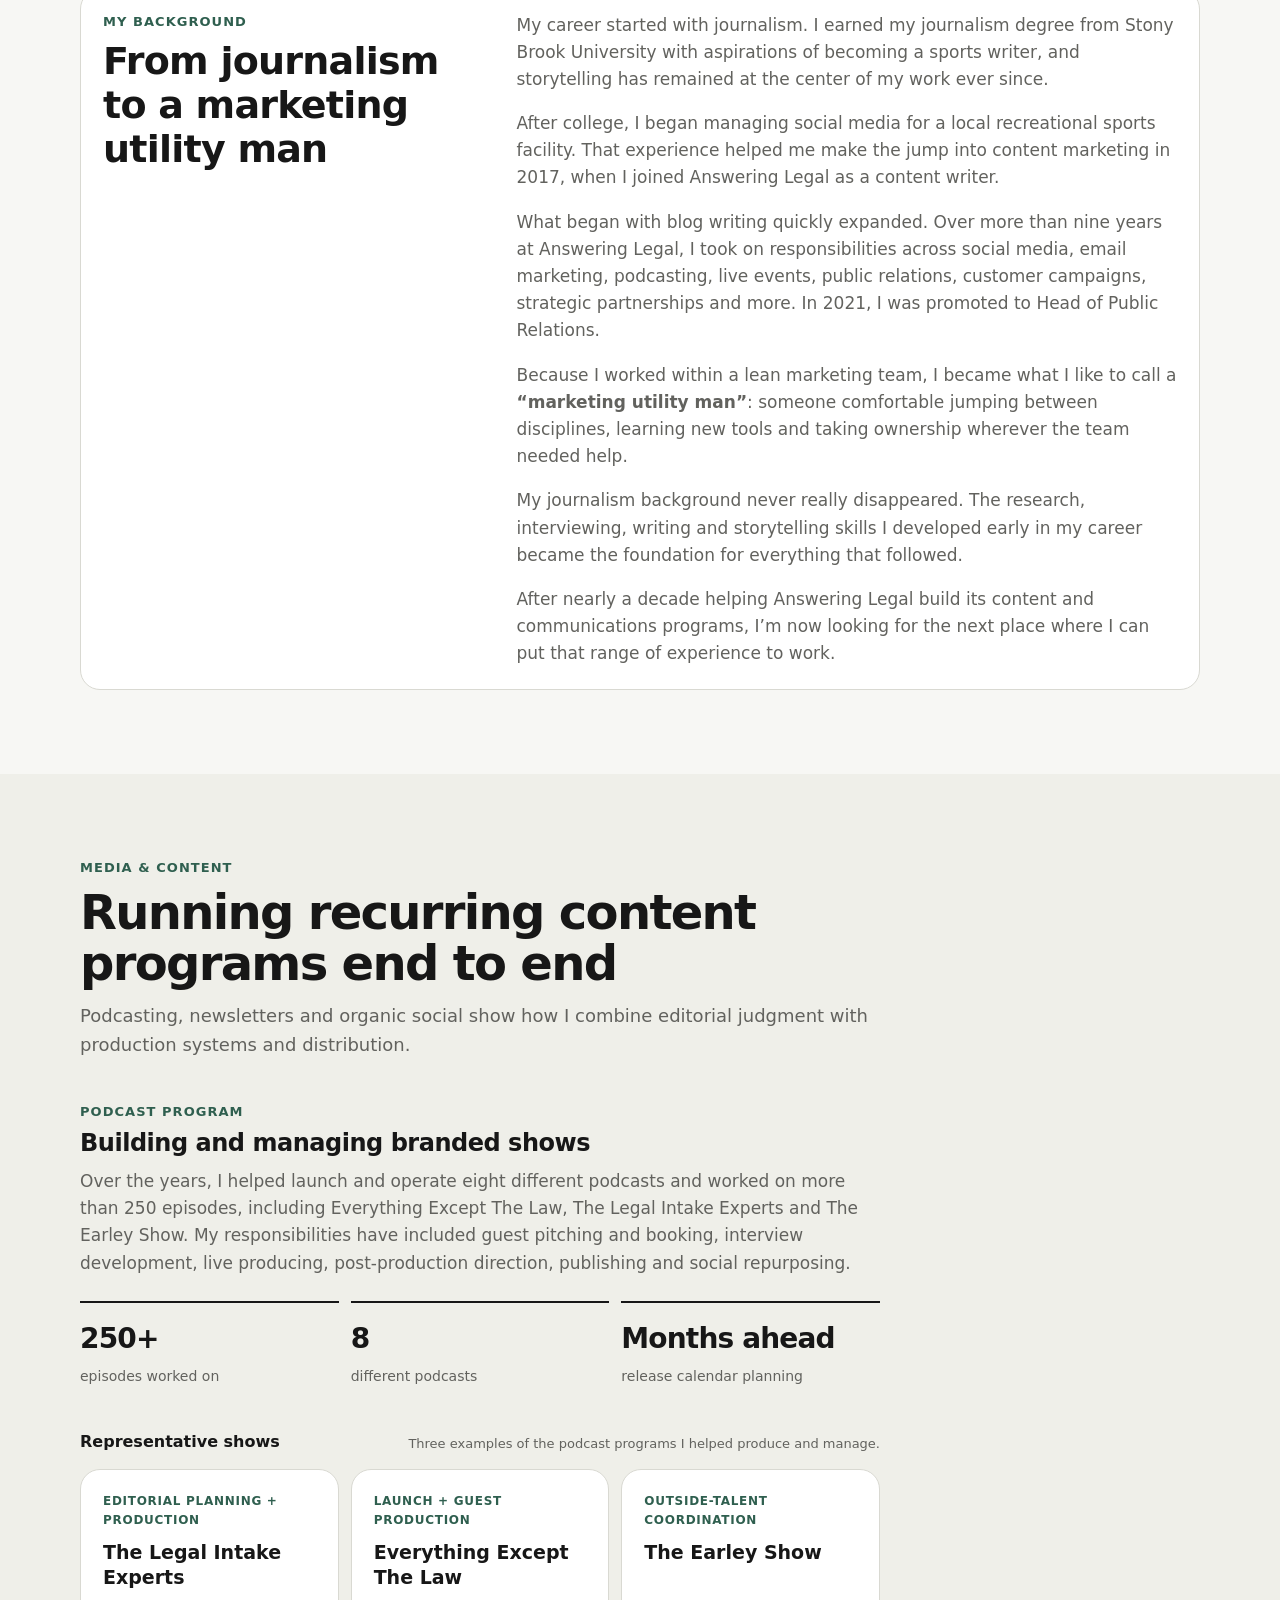
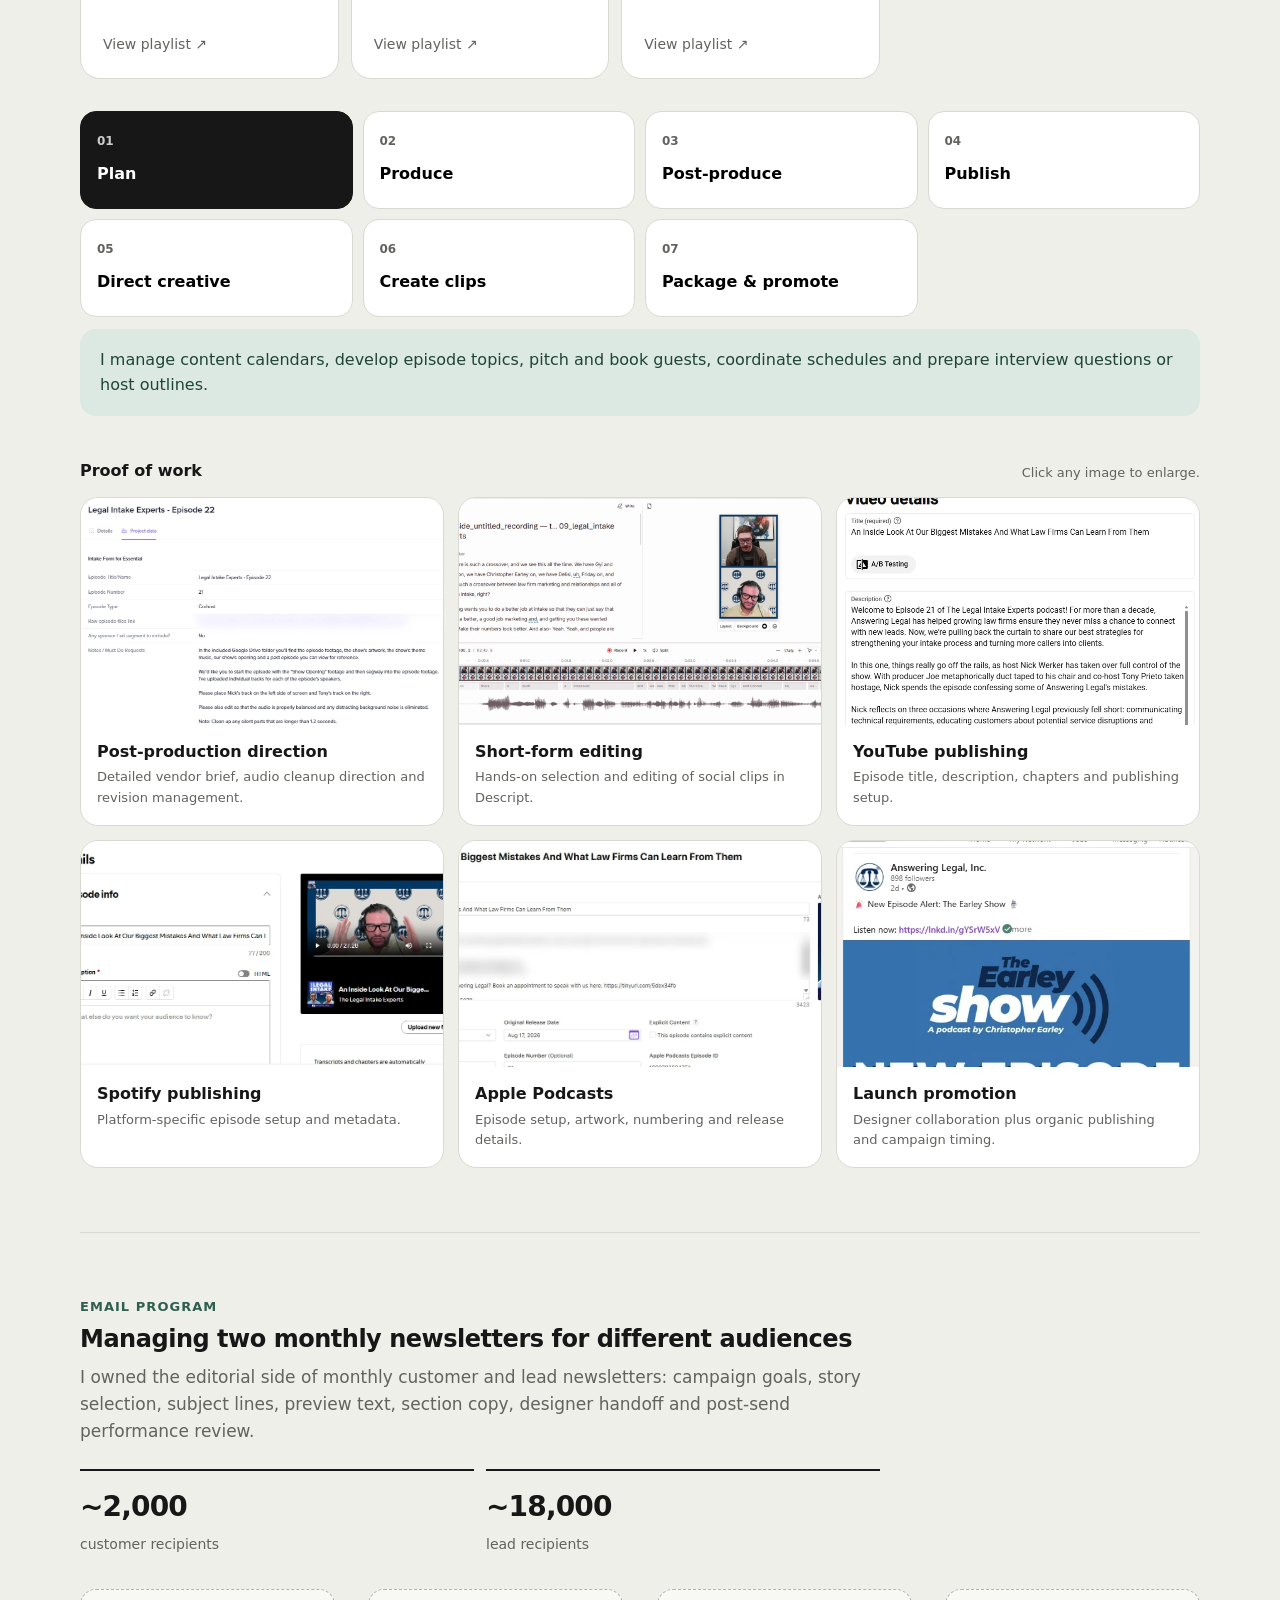
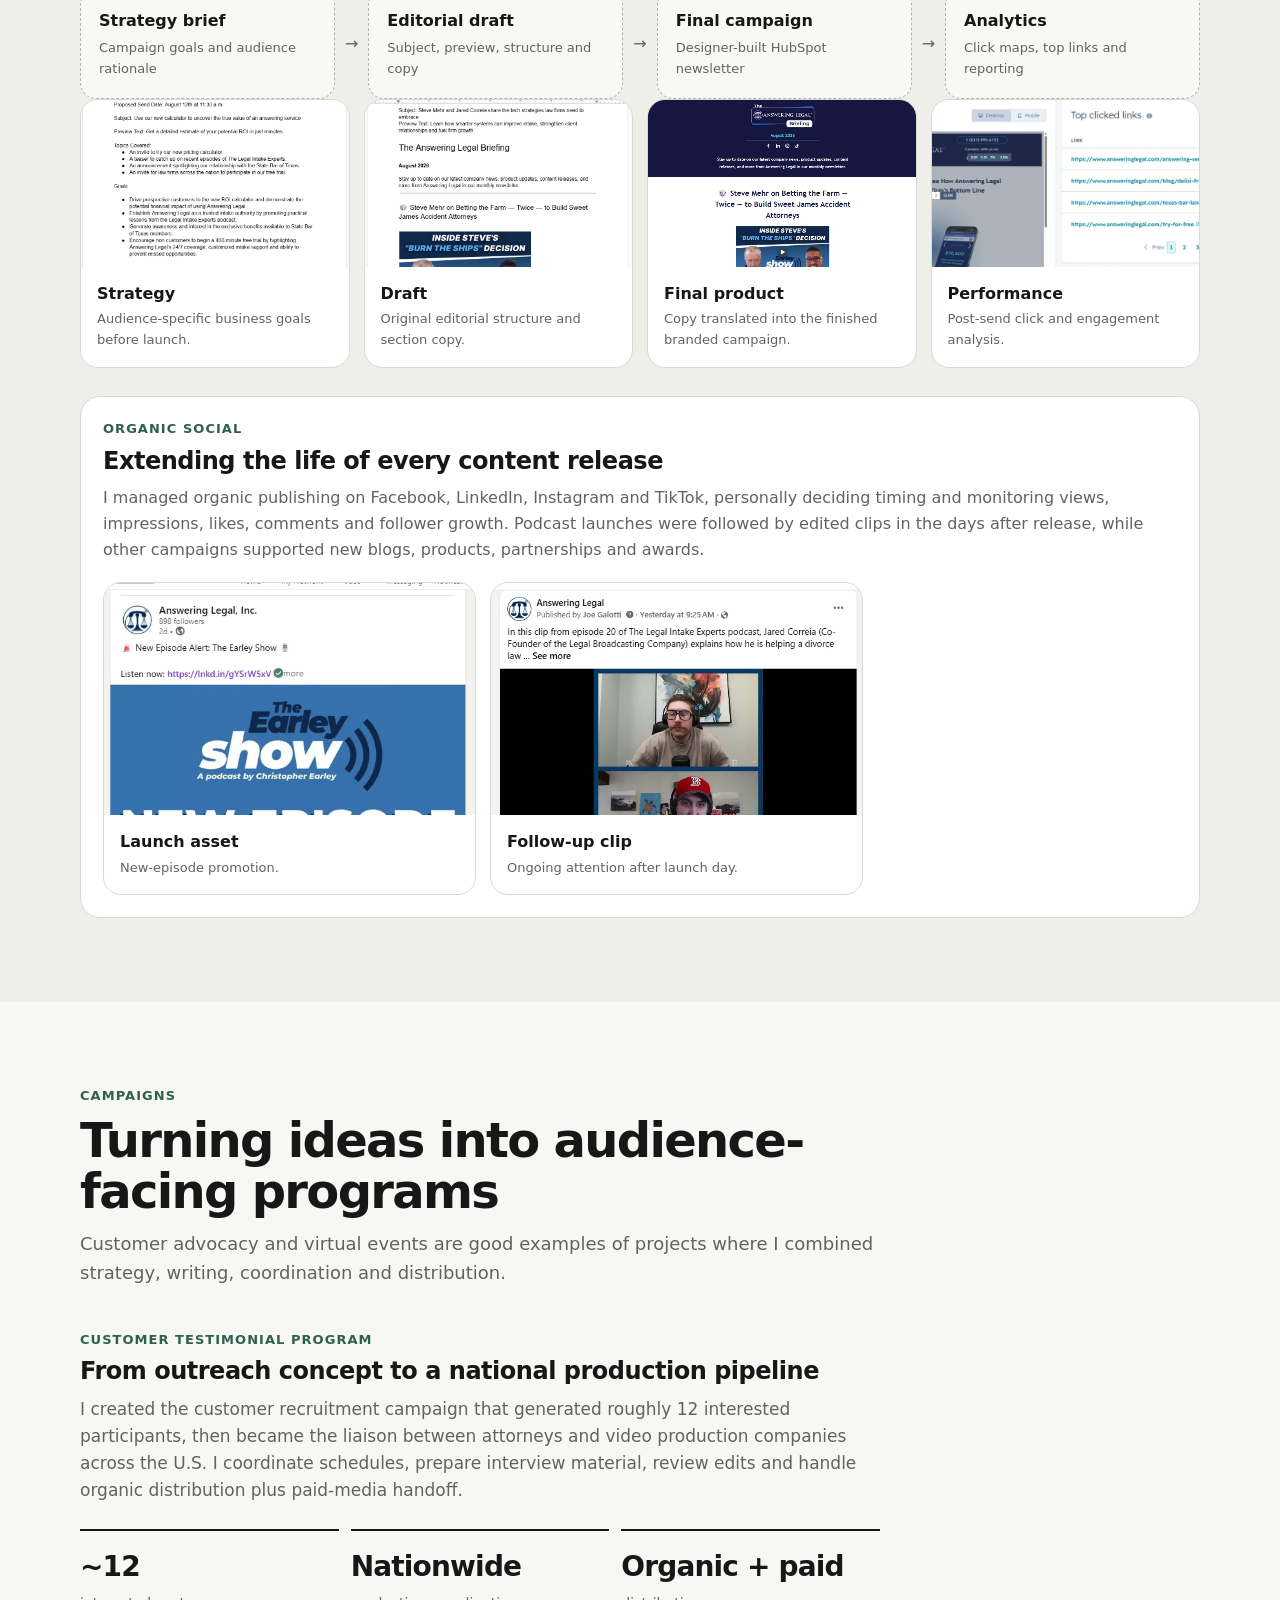
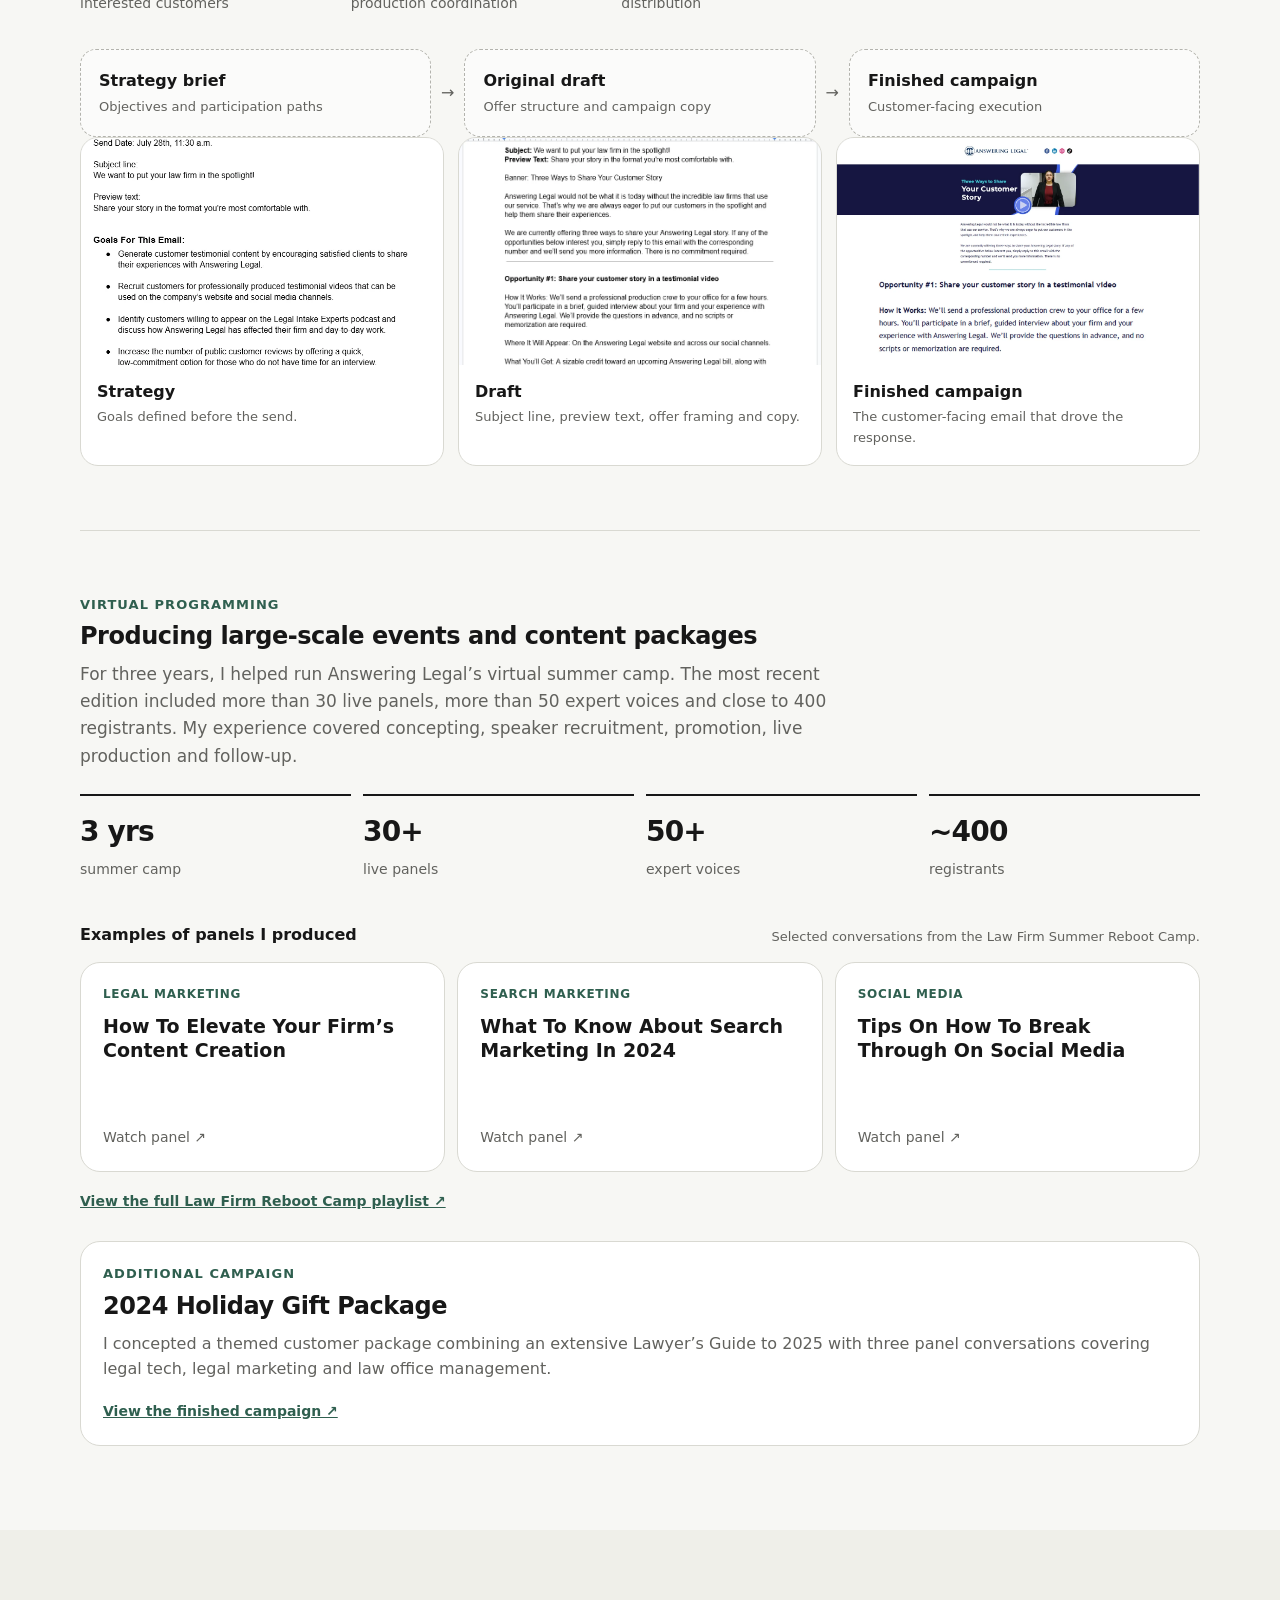
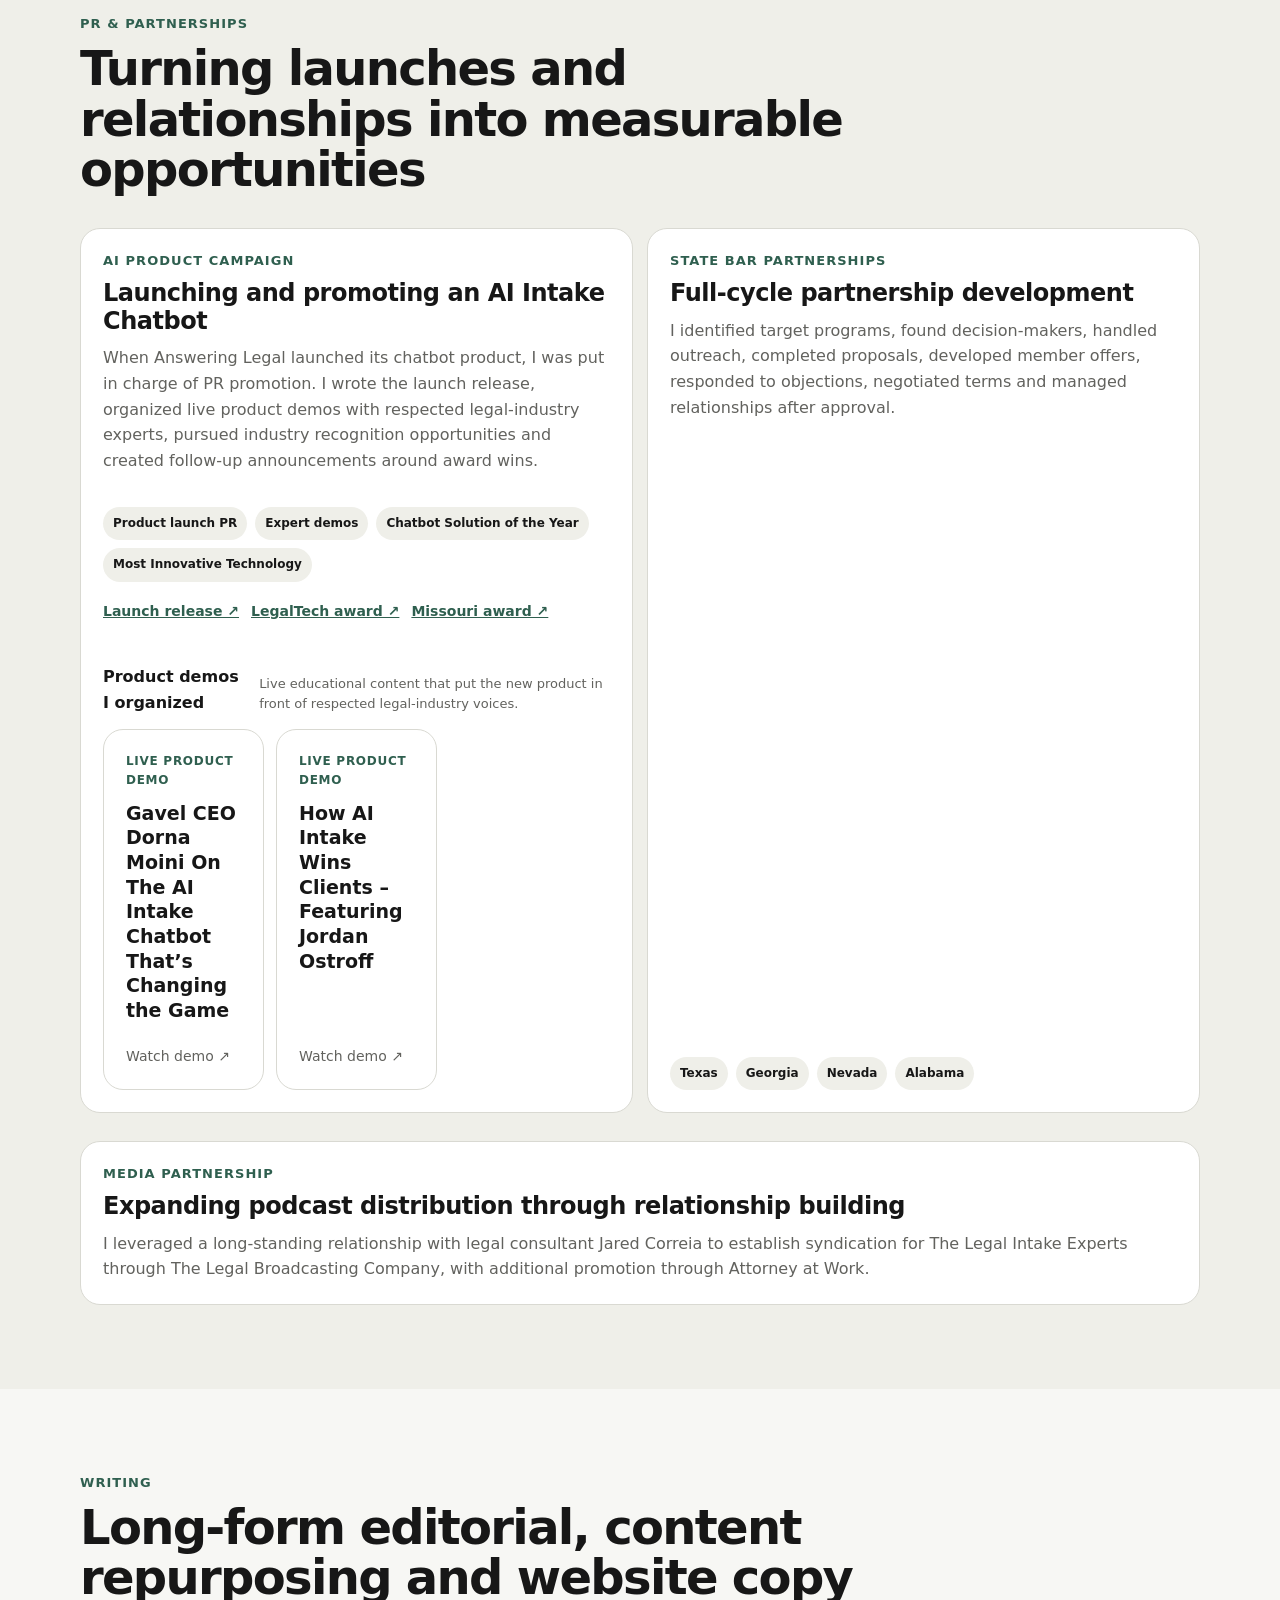
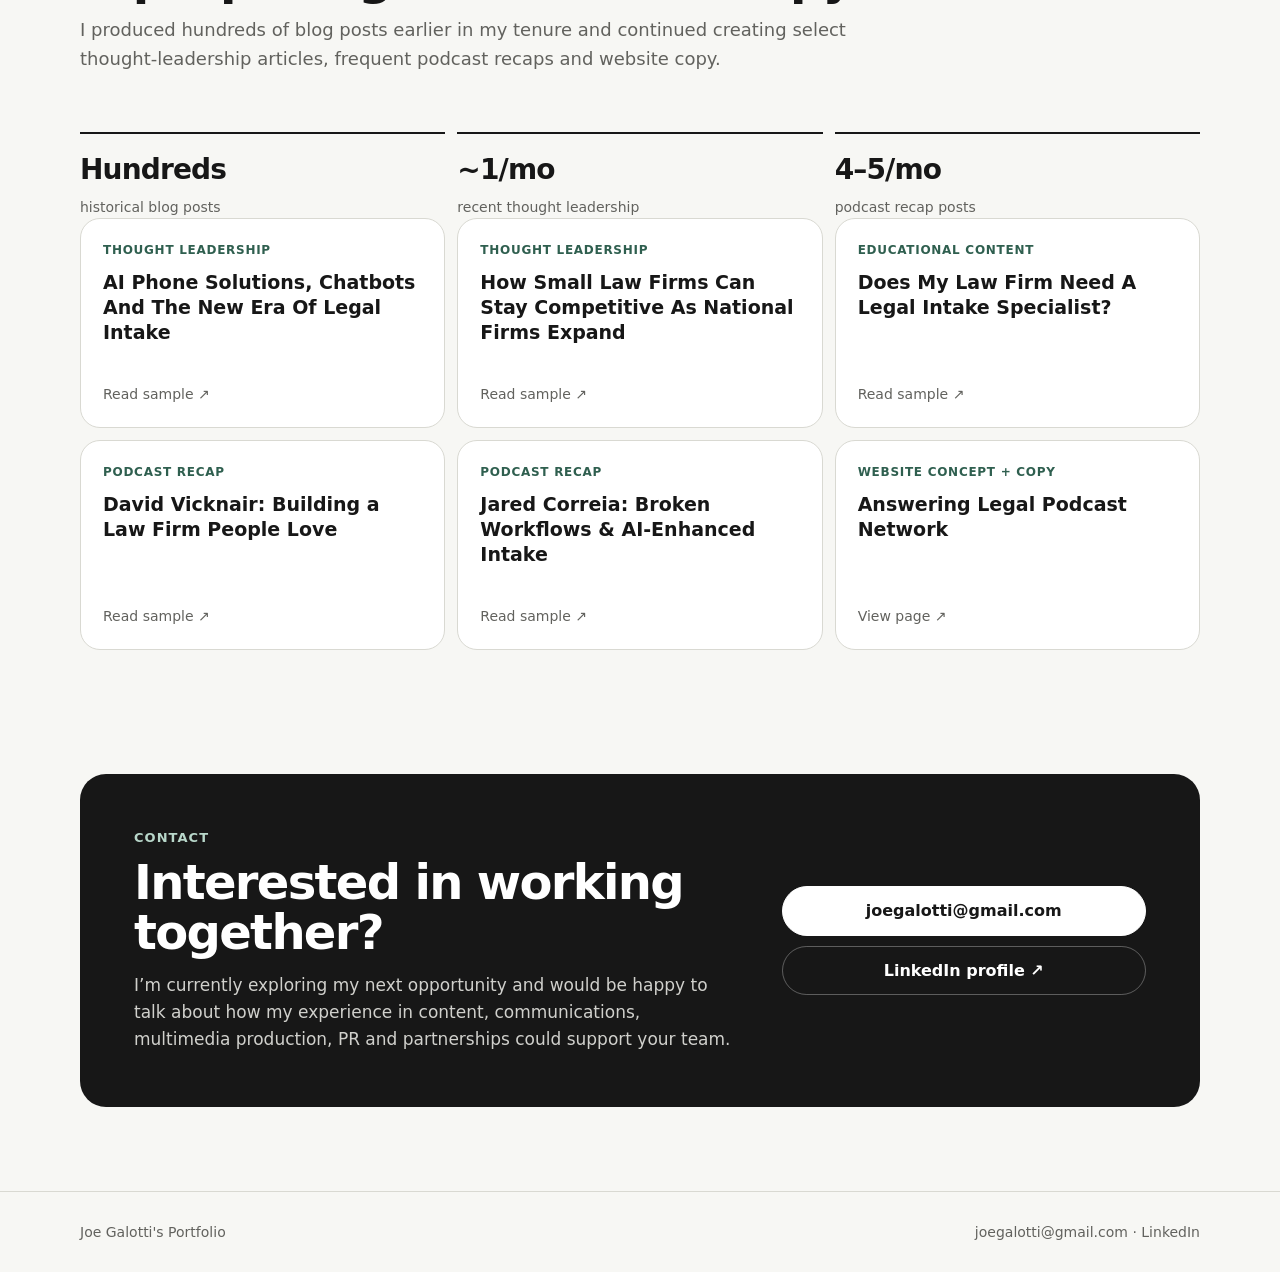
<file: project-jg-site-v9/index.html>
<!doctype html>
<html lang="en">
<head>
  <meta charset="utf-8" />
  <meta name="viewport" content="width=device-width, initial-scale=1" />
  <meta name="description" content="Joe Galotti's portfolio showcasing content strategy, multimedia production, editorial programs, campaigns, partnerships and writing." />
  <title>Joe Galotti | Content Strategy & Production Lead</title>
  <link rel="stylesheet" href="styles.css" />
</head>
<body>
  <header class="site-header">
    <div class="wrap header-inner">
      <a class="brand" href="#top" aria-label="Joe Galotti portfolio home">
        <span class="brand-mark">JG</span>
        <span>Joe Galotti's Portfolio</span>
      </a>
      <button class="menu-toggle" aria-expanded="false" aria-controls="site-nav">Menu</button>
      <nav id="site-nav" class="site-nav" aria-label="Primary navigation">
        <a href="#overview">Overview</a>
        <a href="#media">Media & Content</a>
        <a href="#campaigns">Campaigns</a>
        <a href="#pr">PR & Partnerships</a>
        <a href="#writing">Writing</a>
        <a href="#contact">Contact</a>
      </nav>
    </div>
  </header>

  <main id="top">
    <section class="hero wrap">
      <p class="hero-role">Content Strategy &amp; Production Lead</p>
      <h1>I build content programs from idea to distribution.</h1>
      <p class="hero-copy">I’m Joe Galotti. Over more than nine years at Answering Legal, I built a broad, hands-on career across editorial strategy, podcast production, email marketing, organic social, customer storytelling, product campaigns, strategic partnerships and live programming.</p>
      <div class="hero-actions">
        <a class="button primary" href="#media">See the work</a>
        <a class="button" href="#contact">Contact me</a>
      </div>
      <div class="metrics" aria-label="Career highlights">
        <article><strong>9+ years</strong><span>at Answering Legal</span></article>
        <article><strong>~20K</strong><span>monthly newsletter recipients</span></article>
        <article><strong>250+</strong><span>episodes across eight podcasts</span></article>
        <article><strong>4</strong><span>state bar partnerships secured</span></article>
      </div>
    </section>

    <section id="overview" class="section wrap">
      <div class="section-heading">
        <p class="eyebrow">The throughline</p>
        <h2>Broad ownership, hands-on execution</h2>
        <p>My work has rarely stopped at one part of a project. I’ve regularly been involved in the strategy, writing, production, coordination, distribution and performance review.</p>
      </div>
      <div class="capability-grid">
        <article class="card"><h3>Strategy</h3><p>Content calendars, campaign goals, audience segmentation, show concepts and partnership targeting.</p></article>
        <article class="card"><h3>Writing</h3><p>Blogs, newsletters, podcast copy, social posts, pitches, proposals, press releases and interview questions.</p></article>
        <article class="card"><h3>Production</h3><p>Live podcast producing, post-production direction, short-form video editing and virtual events.</p></article>
        <article class="card"><h3>Creative Direction</h3><p>Thumbnail concepts, promotional graphics, designer briefs and testimonial planning.</p></article>
        <article class="card"><h3>Distribution</h3><p>Website, YouTube, podcast platforms, email, Facebook, LinkedIn, Instagram and TikTok.</p></article>
        <article class="card"><h3>Measurement</h3><p>HubSpot performance, social analytics, campaign reporting and iterative optimization.</p></article>
      </div>

      <article class="background-story card">
        <div class="background-intro">
          <p class="eyebrow">My Background</p>
          <h3>From journalism to a marketing utility man</h3>
        </div>
        <div class="background-copy">
          <p>My career started with journalism. I earned my journalism degree from Stony Brook University with aspirations of becoming a sports writer, and storytelling has remained at the center of my work ever since.</p>
          <p>After college, I began managing social media for a local recreational sports facility. That experience helped me make the jump into content marketing in 2017, when I joined Answering Legal as a content writer.</p>
          <p>What began with blog writing quickly expanded. Over more than nine years at Answering Legal, I took on responsibilities across social media, email marketing, podcasting, live events, public relations, customer campaigns, strategic partnerships and more. In 2021, I was promoted to Head of Public Relations.</p>
          <p>Because I worked within a lean marketing team, I became what I like to call a <strong>“marketing utility man”</strong>: someone comfortable jumping between disciplines, learning new tools and taking ownership wherever the team needed help.</p>
          <p>My journalism background never really disappeared. The research, interviewing, writing and storytelling skills I developed early in my career became the foundation for everything that followed.</p>
          <p>After nearly a decade helping Answering Legal build its content and communications programs, I’m now looking for the next place where I can put that range of experience to work.</p>
        </div>
      </article>
    </section>

    <section id="media" class="section alt">
      <div class="wrap">
        <div class="section-heading">
          <p class="eyebrow">Media & Content</p>
          <h2>Running recurring content programs end to end</h2>
          <p>Podcasting, newsletters and organic social show how I combine editorial judgment with production systems and distribution.</p>
        </div>

        <article class="case-study">
          <div class="case-copy">
            <p class="eyebrow">Podcast program</p>
            <h3>Building and managing branded shows</h3>
            <p>Over the years, I helped launch and operate eight different podcasts and worked on more than 250 episodes, including Everything Except The Law, The Legal Intake Experts and The Earley Show. My responsibilities have included guest pitching and booking, interview development, live producing, post-production direction, publishing and social repurposing.</p>
            <div class="metrics compact three">
              <article><strong>250+</strong><span>episodes worked on</span></article>
              <article><strong>8</strong><span>different podcasts</span></article>
              <article><strong>Months ahead</strong><span>release calendar planning</span></article>
            </div>
            <div class="gallery-heading"><strong>Representative shows</strong><span>Three examples of the podcast programs I helped produce and manage.</span></div>
            <div class="sample-grid podcast-playlists">
              <a class="sample card" target="_blank" rel="noreferrer" href="https://youtube.com/playlist?list=PLApvRZP50VcOOG_oG1P1y4zCXZ3923wj4&si=vPfbid61nEk0F_Nj"><span>Editorial planning + production</span><strong>The Legal Intake Experts</strong><em>View playlist ↗</em></a>
              <a class="sample card" target="_blank" rel="noreferrer" href="https://youtube.com/playlist?list=PLApvRZP50VcMVK5EgcbcKrVaEu25sDGXZ&si=EDeWqYEuStNvhu0W"><span>Launch + guest production</span><strong>Everything Except The Law</strong><em>View playlist ↗</em></a>
              <a class="sample card" target="_blank" rel="noreferrer" href="https://youtube.com/playlist?list=PLApvRZP50VcPn0jzjK5nCqVLHkLUbQuUg&si=R9Slco6HmJQI4y38"><span>Outside-talent coordination</span><strong>The Earley Show</strong><em>View playlist ↗</em></a>
            </div>
          </div>
          <div class="workflow" aria-label="Podcast workflow">
            <button class="workflow-step active" data-detail="I manage content calendars, develop episode topics, pitch and book guests, coordinate schedules and prepare interview questions or host outlines."><span>01</span>Plan</button>
            <button class="workflow-step" data-detail="I sit in on Riverside sessions as producer, monitor technical quality and provide editorial feedback and direction during recording."><span>02</span>Produce</button>
            <button class="workflow-step" data-detail="I supply assets and detailed instructions to Podcast Monkey, review edits for silence, noise and unwanted dialogue, then manage revisions through final approval."><span>03</span>Post-produce</button>
            <button class="workflow-step" data-detail="I create titles and descriptions, adapt copy by platform, build recap posts, polish transcripts and prepare releases for YouTube, Spotify, Apple Podcasts, Amazon Music and the company website."><span>04</span>Publish</button>
            <button class="workflow-step" data-detail="I concept thumbnails and promotional graphics, provide written and visual assets, and brief designers on execution."><span>05</span>Direct creative</button>
            <button class="workflow-step" data-detail="I import finished episodes into Descript, identify moments with strong social potential and edit them into concise vertical clips."><span>06</span>Create clips</button>
            <button class="workflow-step" data-detail="I write titles and descriptions for short videos, then schedule launch and follow-up posts across organic social channels."><span>07</span>Package & promote</button>
          </div>
          <div id="workflow-detail" class="callout" aria-live="polite">I manage content calendars, develop episode topics, pitch and book guests, coordinate schedules and prepare interview questions or host outlines.</div>

          <div class="gallery-heading"><strong>Proof of work</strong><span>Click any image to enlarge.</span></div>
          <div class="proof-grid three-cols">
            <figure class="proof-card">
              <button class="image-button" data-full="assets/podcast-monkey.webp" aria-label="Enlarge Podcast Monkey production brief screenshot"><img src="assets/podcast-monkey.webp" alt="Redacted Podcast Monkey project brief showing detailed editing instructions" /></button>
              <figcaption><strong>Post-production direction</strong><span>Detailed vendor brief, audio cleanup direction and revision management.</span></figcaption>
            </figure>
            <figure class="proof-card">
              <button class="image-button" data-full="assets/descript-editing.webp" aria-label="Enlarge Descript editing screenshot"><img src="assets/descript-editing.webp" alt="Descript editing workspace showing a podcast clip timeline and transcript" /></button>
              <figcaption><strong>Short-form editing</strong><span>Hands-on selection and editing of social clips in Descript.</span></figcaption>
            </figure>
            <figure class="proof-card">
              <button class="image-button" data-full="assets/youtube-publishing.webp" aria-label="Enlarge YouTube publishing screenshot"><img src="assets/youtube-publishing.webp" alt="YouTube Studio episode publishing screen with title and description" /></button>
              <figcaption><strong>YouTube publishing</strong><span>Episode title, description, chapters and publishing setup.</span></figcaption>
            </figure>
            <figure class="proof-card">
              <button class="image-button" data-full="assets/spotify-publishing.webp" aria-label="Enlarge Spotify publishing screenshot"><img src="assets/spotify-publishing.webp" alt="Spotify episode publishing interface" /></button>
              <figcaption><strong>Spotify publishing</strong><span>Platform-specific episode setup and metadata.</span></figcaption>
            </figure>
            <figure class="proof-card">
              <button class="image-button" data-full="assets/apple-publishing.webp" aria-label="Enlarge redacted Apple Podcasts publishing screenshot"><img src="assets/apple-publishing.webp" alt="Redacted Apple Podcasts Connect episode setup screen" /></button>
              <figcaption><strong>Apple Podcasts</strong><span>Episode setup, artwork, numbering and release details.</span></figcaption>
            </figure>
            <figure class="proof-card">
              <button class="image-button" data-full="assets/linkedin-podcast-launch.webp" aria-label="Enlarge LinkedIn podcast launch screenshot"><img src="assets/linkedin-podcast-launch.webp" alt="LinkedIn post promoting a newly released Answering Legal podcast episode" /></button>
              <figcaption><strong>Launch promotion</strong><span>Designer collaboration plus organic publishing and campaign timing.</span></figcaption>
            </figure>
          </div>
        </article>

        <article class="case-study divider-top">
          <div class="case-copy">
            <p class="eyebrow">Email program</p>
            <h3>Managing two monthly newsletters for different audiences</h3>
            <p>I owned the editorial side of monthly customer and lead newsletters: campaign goals, story selection, subject lines, preview text, section copy, designer handoff and post-send performance review.</p>
            <div class="metrics compact two"><article><strong>~2,000</strong><span>customer recipients</span></article><article><strong>~18,000</strong><span>lead recipients</span></article></div>
          </div>
          <div class="evidence-row">
            <div class="evidence"><strong>Strategy brief</strong><span>Campaign goals and audience rationale</span></div><div class="arrow">→</div>
            <div class="evidence"><strong>Editorial draft</strong><span>Subject, preview, structure and copy</span></div><div class="arrow">→</div>
            <div class="evidence"><strong>Final campaign</strong><span>Designer-built HubSpot newsletter</span></div><div class="arrow">→</div>
            <div class="evidence"><strong>Analytics</strong><span>Click maps, top links and reporting</span></div>
          </div>
          <div class="proof-grid four-cols">
            <figure class="proof-card"><button class="image-button" data-full="assets/newsletter-strategy.webp" aria-label="Enlarge newsletter strategy brief"><img src="assets/newsletter-strategy.webp" alt="Cropped newsletter manager brief showing subject line, topics and campaign goals" /></button><figcaption><strong>Strategy</strong><span>Audience-specific business goals before launch.</span></figcaption></figure>
            <figure class="proof-card"><button class="image-button" data-full="assets/newsletter-draft.webp" aria-label="Enlarge newsletter editorial draft"><img src="assets/newsletter-draft.webp" alt="Google Doc containing the drafted customer newsletter content" /></button><figcaption><strong>Draft</strong><span>Original editorial structure and section copy.</span></figcaption></figure>
            <figure class="proof-card"><button class="image-button" data-full="assets/newsletter-final.webp" aria-label="Enlarge finished newsletter"><img src="assets/newsletter-final.webp" alt="Finished Answering Legal Briefing newsletter" /></button><figcaption><strong>Final product</strong><span>Copy translated into the finished branded campaign.</span></figcaption></figure>
            <figure class="proof-card"><button class="image-button" data-full="assets/newsletter-analytics.webp" aria-label="Enlarge redacted newsletter analytics"><img src="assets/newsletter-analytics.webp" alt="Cropped HubSpot newsletter analytics showing click map and top clicked links" /></button><figcaption><strong>Performance</strong><span>Post-send click and engagement analysis.</span></figcaption></figure>
          </div>
        </article>

        <article class="mini-case card">
          <p class="eyebrow">Organic social</p>
          <h3>Extending the life of every content release</h3>
          <p>I managed organic publishing on Facebook, LinkedIn, Instagram and TikTok, personally deciding timing and monitoring views, impressions, likes, comments and follower growth. Podcast launches were followed by edited clips in the days after release, while other campaigns supported new blogs, products, partnerships and awards.</p>
          <div class="visual-grid compact-visuals">
            <figure class="proof-card"><button class="image-button" data-full="assets/linkedin-podcast-launch.webp" aria-label="Enlarge LinkedIn launch post"><img src="assets/linkedin-podcast-launch.webp" alt="LinkedIn podcast launch post" /></button><figcaption><strong>Launch asset</strong><span>New-episode promotion.</span></figcaption></figure>
            <figure class="proof-card"><button class="image-button" data-full="assets/facebook-podcast-clip.webp" aria-label="Enlarge Facebook follow-up clip"><img src="assets/facebook-podcast-clip.webp" alt="Facebook post featuring a follow-up podcast clip" /></button><figcaption><strong>Follow-up clip</strong><span>Ongoing attention after launch day.</span></figcaption></figure>
          </div>
        </article>
      </div>
    </section>

    <section id="campaigns" class="section wrap">
      <div class="section-heading"><p class="eyebrow">Campaigns</p><h2>Turning ideas into audience-facing programs</h2><p>Customer advocacy and virtual events are good examples of projects where I combined strategy, writing, coordination and distribution.</p></div>

      <article class="case-study">
        <div class="case-copy"><p class="eyebrow">Customer testimonial program</p><h3>From outreach concept to a national production pipeline</h3><p>I created the customer recruitment campaign that generated roughly 12 interested participants, then became the liaison between attorneys and video production companies across the U.S. I coordinate schedules, prepare interview material, review edits and handle organic distribution plus paid-media handoff.</p><div class="metrics compact three"><article><strong>~12</strong><span>interested customers</span></article><article><strong>Nationwide</strong><span>production coordination</span></article><article><strong>Organic + paid</strong><span>distribution</span></article></div></div>
        <div class="evidence-row three-step"><div class="evidence"><strong>Strategy brief</strong><span>Objectives and participation paths</span></div><div class="arrow">→</div><div class="evidence"><strong>Original draft</strong><span>Offer structure and campaign copy</span></div><div class="arrow">→</div><div class="evidence"><strong>Finished campaign</strong><span>Customer-facing execution</span></div></div>
        <div class="proof-grid three-cols">
          <figure class="proof-card"><button class="image-button" data-full="assets/testimonial-strategy.webp" aria-label="Enlarge testimonial strategy brief"><img src="assets/testimonial-strategy.webp" alt="Cropped manager brief for customer testimonial outreach campaign" /></button><figcaption><strong>Strategy</strong><span>Goals defined before the send.</span></figcaption></figure>
          <figure class="proof-card"><button class="image-button" data-full="assets/testimonial-draft.webp" aria-label="Enlarge testimonial email draft"><img src="assets/testimonial-draft.webp" alt="Google Doc containing the original testimonial outreach email draft" /></button><figcaption><strong>Draft</strong><span>Subject line, preview text, offer framing and copy.</span></figcaption></figure>
          <figure class="proof-card tall"><button class="image-button" data-full="assets/testimonial-final-email.webp" aria-label="Enlarge finished testimonial outreach email"><img src="assets/testimonial-final-email.webp" alt="Finished Answering Legal customer outreach email offering testimonial, podcast and review opportunities" /></button><figcaption><strong>Finished campaign</strong><span>The customer-facing email that drove the response.</span></figcaption></figure>
        </div>
      </article>

      <article class="case-study divider-top">
        <div class="case-copy"><p class="eyebrow">Virtual programming</p><h3>Producing large-scale events and content packages</h3><p>For three years, I helped run Answering Legal’s virtual summer camp. The most recent edition included more than 30 live panels, more than 50 expert voices and close to 400 registrants. My experience covered concepting, speaker recruitment, promotion, live production and follow-up.</p></div>
        <div class="metrics compact four"><article><strong>3 yrs</strong><span>summer camp</span></article><article><strong>30+</strong><span>live panels</span></article><article><strong>50+</strong><span>expert voices</span></article><article><strong>~400</strong><span>registrants</span></article></div>

        <div class="panel-examples">
          <div class="gallery-heading"><strong>Examples of panels I produced</strong><span>Selected conversations from the Law Firm Summer Reboot Camp.</span></div>
          <div class="sample-grid">
            <a class="sample card" target="_blank" rel="noreferrer" href="https://www.youtube.com/watch?v=VTb400AKgJ0"><span>Legal marketing</span><strong>How To Elevate Your Firm’s Content Creation</strong><em>Watch panel ↗</em></a>
            <a class="sample card" target="_blank" rel="noreferrer" href="https://www.youtube.com/watch?v=GlyWusAFP38"><span>Search marketing</span><strong>What To Know About Search Marketing In 2024</strong><em>Watch panel ↗</em></a>
            <a class="sample card" target="_blank" rel="noreferrer" href="https://www.youtube.com/watch?v=Aas4e_u0Bwg"><span>Social media</span><strong>Tips On How To Break Through On Social Media</strong><em>Watch panel ↗</em></a>
          </div>
          <p class="playlist-link"><a class="text-link" href="https://youtube.com/playlist?list=PLApvRZP50VcNZ5VKEDxeiSSbTHLAUfIBZ&si=Rnv9NkuyC3qrZ2NW" target="_blank" rel="noreferrer">View the full Law Firm Reboot Camp playlist ↗</a></p>
        </div>

        <div class="mini-case card"><p class="eyebrow">Additional campaign</p><h3>2024 Holiday Gift Package</h3><p>I concepted a themed customer package combining an extensive Lawyer’s Guide to 2025 with three panel conversations covering legal tech, legal marketing and law office management.</p><a class="text-link" href="https://www.answeringlegal.com/2024-holiday-gift-package" target="_blank" rel="noreferrer">View the finished campaign ↗</a></div>
      </article>
    </section>

    <section id="pr" class="section alt">
      <div class="wrap">
        <div class="section-heading"><p class="eyebrow">PR & Partnerships</p><h2>Turning launches and relationships into measurable opportunities</h2></div>
        <div class="case-grid">
          <article class="card feature-card"><p class="eyebrow">AI product campaign</p><h3>Launching and promoting an AI Intake Chatbot</h3><p>When Answering Legal launched its chatbot product, I was put in charge of PR promotion. I wrote the launch release, organized live product demos with respected legal-industry experts, pursued industry recognition opportunities and created follow-up announcements around award wins.</p><div class="tag-row"><span>Product launch PR</span><span>Expert demos</span><span>Chatbot Solution of the Year</span><span>Most Innovative Technology</span></div><div class="link-row"><a href="https://www.answeringlegal.com/blog/answering-legal-launches-free-intake-chatbot-to-help-law-firms" target="_blank" rel="noreferrer">Launch release ↗</a><a href="https://www.answeringlegal.com/blog/answering-legal-wins-chatbot-solution-of-the-year-at-the-2025-legaltech-breakthrough-awards" target="_blank" rel="noreferrer">LegalTech award ↗</a><a href="https://www.answeringlegal.com/blog/answering-legals-intake-chatbot-named-most-innovative-technology-by-missouri-lawyers-media" target="_blank" rel="noreferrer">Missouri award ↗</a></div><div class="gallery-heading"><strong>Product demos I organized</strong><span>Live educational content that put the new product in front of respected legal-industry voices.</span></div><div class="sample-grid chatbot-demos"><a class="sample card" target="_blank" rel="noreferrer" href="https://youtu.be/35AnM_xU4f8?si=bgF1chFHca8vjsUJ"><span>Live product demo</span><strong>Gavel CEO Dorna Moini On The AI Intake Chatbot That’s Changing the Game</strong><em>Watch demo ↗</em></a><a class="sample card" target="_blank" rel="noreferrer" href="https://youtu.be/Lv1ILBxaiY4?si=ftoEtMusnKGCh3Es"><span>Live product demo</span><strong>How AI Intake Wins Clients – Featuring Jordan Ostroff</strong><em>Watch demo ↗</em></a></div></article>
          <article class="card feature-card"><p class="eyebrow">State bar partnerships</p><h3>Full-cycle partnership development</h3><p>I identified target programs, found decision-makers, handled outreach, completed proposals, developed member offers, responded to objections, negotiated terms and managed relationships after approval.</p><div class="tag-row"><span>Texas</span><span>Georgia</span><span>Nevada</span><span>Alabama</span></div></article>
        </div>
        <article class="mini-case card"><p class="eyebrow">Media partnership</p><h3>Expanding podcast distribution through relationship building</h3><p>I leveraged a long-standing relationship with legal consultant Jared Correia to establish syndication for The Legal Intake Experts through The Legal Broadcasting Company, with additional promotion through Attorney at Work.</p></article>
      </div>
    </section>

    <section id="writing" class="section wrap">
      <div class="section-heading"><p class="eyebrow">Writing</p><h2>Long-form editorial, content repurposing and website copy</h2><p>I produced hundreds of blog posts earlier in my tenure and continued creating select thought-leadership articles, frequent podcast recaps and website copy.</p></div>
      <div class="metrics three"><article><strong>Hundreds</strong><span>historical blog posts</span></article><article><strong>~1/mo</strong><span>recent thought leadership</span></article><article><strong>4–5/mo</strong><span>podcast recap posts</span></article></div>
      <div class="sample-grid">
        <a class="sample card" target="_blank" rel="noreferrer" href="https://www.answeringlegal.com/blog/ai-phone-solutions-chatbots-and-the-new-era-of-legal-intake"><span>Thought leadership</span><strong>AI Phone Solutions, Chatbots And The New Era Of Legal Intake</strong><em>Read sample ↗</em></a>
        <a class="sample card" target="_blank" rel="noreferrer" href="https://www.answeringlegal.com/blog/how-small-law-firms-can-stay-competitive-as-national-firms-expand"><span>Thought leadership</span><strong>How Small Law Firms Can Stay Competitive As National Firms Expand</strong><em>Read sample ↗</em></a>
        <a class="sample card" target="_blank" rel="noreferrer" href="https://www.answeringlegal.com/blog/does-my-law-firm-need-a-legal-intake-specialist"><span>Educational content</span><strong>Does My Law Firm Need A Legal Intake Specialist?</strong><em>Read sample ↗</em></a>
        <a class="sample card" target="_blank" rel="noreferrer" href="https://www.answeringlegal.com/blog/david-vicknair-on-building-a-law-firm-people-love-working-for-and-clients-love-reviewing"><span>Podcast recap</span><strong>David Vicknair: Building a Law Firm People Love</strong><em>Read sample ↗</em></a>
        <a class="sample card" target="_blank" rel="noreferrer" href="https://www.answeringlegal.com/blog/jared-correia-talks-broken-workflows-bad-business-decisions-and-ai-enhanced-intake-systems"><span>Podcast recap</span><strong>Jared Correia: Broken Workflows & AI-Enhanced Intake</strong><em>Read sample ↗</em></a>
        <a class="sample card" target="_blank" rel="noreferrer" href="https://www.answeringlegal.com/podcast"><span>Website concept + copy</span><strong>Answering Legal Podcast Network</strong><em>View page ↗</em></a>
      </div>
    </section>

    <section id="contact" class="section wrap contact-section">
      <div class="contact-panel">
        <div class="contact-copy">
          <p class="eyebrow">Contact</p>
          <h2>Interested in working together?</h2>
          <p>I’m currently exploring my next opportunity and would be happy to talk about how my experience in content, communications, multimedia production, PR and partnerships could support your team.</p>
        </div>
        <div class="contact-actions" aria-label="Contact Joe Galotti">
          <a class="button primary" href="mailto:joegalotti@gmail.com">joegalotti@gmail.com</a>
          <a class="button" href="https://www.linkedin.com/in/joegalotti/" target="_blank" rel="noreferrer">LinkedIn profile ↗</a>
        </div>
      </div>
    </section>
  </main>

  <footer><div class="wrap footer-inner"><span>Joe Galotti's Portfolio</span><span><a href="mailto:joegalotti@gmail.com">joegalotti@gmail.com</a> · <a href="https://www.linkedin.com/in/joegalotti/" target="_blank" rel="noreferrer">LinkedIn</a></span></div></footer>

  <div class="lightbox" id="lightbox" hidden>
    <button class="lightbox-close" type="button" aria-label="Close image">×</button>
    <img id="lightbox-image" alt="Expanded work sample" />
  </div>

  <script src="script.js"></script>
</body>
</html>
</file>
<file: styles.css>
:root {
  --bg: #f7f7f4;
  --surface: #ffffff;
  --surface-2: #efefe9;
  --text: #171717;
  --muted: #62625e;
  --border: #d9d9d2;
  --accent: #2f5f4f;
  --accent-2: #dce8e2;
  --max: 1120px;
}
* { box-sizing: border-box; }
html { scroll-behavior: smooth; }
body { margin: 0; font-family: Inter, ui-sans-serif, system-ui, -apple-system, BlinkMacSystemFont, "Segoe UI", sans-serif; color: var(--text); background: var(--bg); line-height: 1.6; }
a { color: inherit; }
img { max-width: 100%; display: block; }
button, input { font: inherit; }
.wrap { width: min(calc(100% - 36px), var(--max)); margin-inline: auto; }
.site-header { position: sticky; top: 0; z-index: 20; background: rgba(247,247,244,.94); backdrop-filter: blur(12px); border-bottom: 1px solid var(--border); }
.header-inner { min-height: 68px; display: flex; align-items: center; justify-content: space-between; gap: 24px; }
.brand { text-decoration: none; display: flex; align-items: center; gap: 10px; font-weight: 700; }
.brand-mark { width: 36px; height: 36px; border-radius: 50%; display: grid; place-items: center; background: var(--text); color: white; font-size: 14px; }
.site-nav { display: flex; gap: 18px; align-items: center; }
.site-nav a { text-decoration: none; color: var(--muted); font-size: 14px; }
.site-nav a:hover { color: var(--text); }
.menu-toggle { display: none; border: 1px solid var(--border); background: var(--surface); padding: 8px 12px; border-radius: 999px; }
.hero { padding-block: 92px 72px; }
.hero-role { margin: 0 0 14px; color: var(--accent); font-size: 15px; font-weight: 800; letter-spacing: .06em; text-transform: uppercase; }
.eyebrow { margin: 0 0 8px; color: var(--accent); font-size: 13px; font-weight: 800; letter-spacing: .08em; text-transform: uppercase; }
h1,h2,h3,p { margin-top: 0; }
h1 { margin-bottom: 20px; max-width: 850px; font-size: clamp(44px, 8vw, 82px); line-height: .98; letter-spacing: -.055em; }
h2 { font-size: clamp(30px, 5vw, 48px); line-height: 1.05; letter-spacing: -.035em; margin-bottom: 14px; }
h3 { font-size: 24px; line-height: 1.15; margin-bottom: 10px; letter-spacing: -.02em; }
.hero-copy { max-width: 800px; font-size: clamp(18px, 2vw, 22px); color: var(--muted); }
.hero-actions { display: flex; gap: 10px; flex-wrap: wrap; margin-top: 28px; }
.button { display: inline-flex; align-items: center; justify-content: center; padding: 11px 17px; border-radius: 999px; text-decoration: none; border: 1px solid var(--border); background: var(--surface); font-weight: 700; }
.button.primary { background: var(--text); color: white; border-color: var(--text); }
.metrics { margin-top: 58px; display: grid; grid-template-columns: repeat(4, 1fr); gap: 12px; }
.metrics.three { grid-template-columns: repeat(3, 1fr); }
.metrics.two { grid-template-columns: repeat(2, 1fr); }
.metrics.four { grid-template-columns: repeat(4, 1fr); }
.metrics.compact { margin-top: 24px; }
.metrics article { border-top: 2px solid var(--text); padding-top: 14px; display: grid; gap: 3px; }
.metrics strong { font-size: 28px; letter-spacing: -.03em; }
.metrics span { color: var(--muted); font-size: 14px; }
.section { padding-block: 84px; scroll-margin-top: 70px; }
.section.alt { background: var(--surface-2); }
.section-heading { max-width: 800px; margin-bottom: 34px; }
.section-heading > p:last-child { color: var(--muted); font-size: 18px; }
.card { background: var(--surface); border: 1px solid var(--border); border-radius: 20px; padding: 22px; }
.card p:last-child { margin-bottom: 0; }
.capability-grid { display: grid; grid-template-columns: repeat(3, 1fr); gap: 12px; }
.capability-grid p { color: var(--muted); }
.case-study { padding-top: 8px; }
.case-study.divider-top { border-top: 1px solid var(--border); margin-top: 64px; padding-top: 64px; }
.case-copy { max-width: 800px; }
.case-copy > p:not(.eyebrow) { color: var(--muted); font-size: 17px; }
.split { display: grid; grid-template-columns: minmax(240px, .75fr) minmax(0, 1.25fr); gap: 54px; }
.sticky-copy { align-self: start; position: sticky; top: 100px; }
.letter { font-size: 17px; }
.workflow { display: grid; grid-template-columns: repeat(4, 1fr); gap: 10px; margin-top: 32px; }
.workflow-step { border: 1px solid var(--border); background: var(--surface); border-radius: 16px; text-align: left; padding: 16px; min-height: 98px; font-weight: 750; cursor: pointer; }
.workflow-step span { display: block; color: var(--muted); font-size: 12px; margin-bottom: 10px; }
.workflow-step.active { background: var(--text); color: white; border-color: var(--text); }
.workflow-step.active span { color: #ccc; }
.callout { margin-top: 12px; padding: 18px 20px; border-radius: 16px; background: var(--accent-2); color: #1f4539; }
.gallery-heading { display: flex; justify-content: space-between; gap: 16px; align-items: end; margin-top: 42px; margin-bottom: 14px; }
.gallery-heading span { color: var(--muted); font-size: 13px; }
.proof-grid { display: grid; gap: 14px; }
.proof-grid.three-cols { grid-template-columns: repeat(3, 1fr); }
.proof-grid.four-cols { grid-template-columns: repeat(4, 1fr); }
.proof-card { margin: 0; background: var(--surface); border: 1px solid var(--border); border-radius: 18px; overflow: hidden; }
.image-button { display: block; width: 100%; padding: 0; border: 0; background: #ddd; cursor: zoom-in; }
.image-button img { width: 100%; aspect-ratio: 16 / 10; object-fit: cover; object-position: top; }
.proof-card.tall .image-button img { aspect-ratio: 16 / 10; }
.proof-card figcaption { padding: 14px 16px 16px; display: grid; gap: 3px; }
.proof-card figcaption span { color: var(--muted); font-size: 13px; }
.visual-grid { margin-top: 20px; display: grid; grid-template-columns: repeat(2, 1fr); gap: 14px; }
.compact-visuals { max-width: 760px; }
.mini-case { margin-top: 28px; }
.mini-case p:not(.eyebrow) { color: var(--muted); }
.evidence-row { margin-top: 34px; display: grid; grid-template-columns: 1fr auto 1fr auto 1fr auto 1fr; align-items: stretch; gap: 10px; }
.evidence-row.three-step { grid-template-columns: 1fr auto 1fr auto 1fr; }
.evidence { border: 1px dashed #b3b3ad; border-radius: 16px; padding: 18px; background: rgba(255,255,255,.55); display: grid; gap: 4px; }
.evidence span { color: var(--muted); font-size: 13px; }
.arrow { display: grid; place-items: center; color: var(--muted); }
.case-grid { display: grid; grid-template-columns: repeat(2, 1fr); gap: 14px; }
.feature-card { min-height: 300px; display: flex; flex-direction: column; }
.feature-card > p:not(.eyebrow) { color: var(--muted); }
.tag-row { display: flex; flex-wrap: wrap; gap: 8px; margin-top: auto; padding-top: 18px; }
.tag-row span { background: var(--surface-2); border-radius: 999px; padding: 7px 10px; font-size: 12px; font-weight: 700; }
.link-row { display: flex; gap: 12px; flex-wrap: wrap; margin-top: 18px; }
.link-row a, .text-link { color: var(--accent); font-weight: 700; font-size: 14px; }
.sample-grid { display: grid; grid-template-columns: repeat(3, 1fr); gap: 12px; }
.sample { text-decoration: none; display: flex; flex-direction: column; min-height: 210px; }
.sample span { color: var(--accent); font-size: 12px; font-weight: 800; text-transform: uppercase; letter-spacing: .06em; }
.sample strong { font-size: 19px; margin-top: 10px; line-height: 1.3; }
.sample em { margin-top: auto; padding-top: 22px; color: var(--muted); font-style: normal; font-size: 14px; }
.sample:hover { border-color: var(--text); }
footer { border-top: 1px solid var(--border); }
.footer-inner { min-height: 80px; display: flex; align-items: center; justify-content: space-between; gap: 16px; color: var(--muted); font-size: 14px; }
.lightbox[hidden] { display: none; }
.lightbox { position: fixed; inset: 0; z-index: 100; background: rgba(0,0,0,.88); display: grid; place-items: center; padding: 28px; }
.lightbox img { max-width: min(1500px, 94vw); max-height: 90vh; width: auto; height: auto; object-fit: contain; border-radius: 10px; background: white; }
.lightbox-close { position: absolute; top: 16px; right: 18px; width: 44px; height: 44px; border-radius: 50%; border: 1px solid rgba(255,255,255,.35); background: rgba(0,0,0,.45); color: white; font-size: 30px; cursor: pointer; }
@media (max-width: 900px) {
  .site-nav { position: absolute; left: 18px; right: 18px; top: 60px; display: none; flex-direction: column; align-items: stretch; background: var(--surface); border: 1px solid var(--border); border-radius: 16px; padding: 10px; }
  .site-nav.open { display: flex; }
  .site-nav a { padding: 9px 10px; }
  .menu-toggle { display: block; }
  .metrics, .metrics.three, .metrics.four { grid-template-columns: repeat(2, 1fr); }
  .capability-grid, .sample-grid { grid-template-columns: repeat(2, 1fr); }
  .split { grid-template-columns: 1fr; }
  .sticky-copy { position: static; }
  .workflow { grid-template-columns: repeat(2, 1fr); }
  .evidence-row, .evidence-row.three-step { grid-template-columns: 1fr; }
  .arrow { transform: rotate(90deg); min-height: 18px; }
  .proof-grid.three-cols, .proof-grid.four-cols { grid-template-columns: repeat(2, 1fr); }
}
@media (max-width: 620px) {
  .hero { padding-top: 64px; }
  .section { padding-block: 64px; }
  .metrics, .metrics.two, .metrics.three, .metrics.four, .capability-grid, .workflow, .case-grid, .sample-grid, .visual-grid, .proof-grid.three-cols, .proof-grid.four-cols { grid-template-columns: 1fr; }
  .gallery-heading { align-items: start; flex-direction: column; gap: 2px; }
  .footer-inner { flex-direction: column; justify-content: center; }
}

.background-story { margin-top: 42px; display: grid; grid-template-columns: minmax(220px, .72fr) minmax(0, 1.28fr); gap: 42px; align-items: start; }
.background-intro h3 { font-size: clamp(26px, 4vw, 38px); }
.background-copy { max-width: 760px; }
.background-copy p { color: var(--muted); font-size: 17px; }
.background-copy p:last-child { margin-bottom: 0; }
@media (max-width: 760px) { .background-story { grid-template-columns: 1fr; gap: 16px; } }

.contact-section { padding-top: 40px; }
.contact-panel { background: var(--text); color: white; border-radius: 26px; padding: clamp(28px, 5vw, 54px); display: grid; grid-template-columns: minmax(0, 1.25fr) minmax(260px, .75fr); gap: 40px; align-items: center; }
.contact-panel .eyebrow { color: #b8d7ca; }
.contact-panel h2 { margin-bottom: 14px; }
.contact-copy p:last-child { margin-bottom: 0; color: #d0d0cc; font-size: 17px; max-width: 700px; }
.contact-actions { display: flex; flex-direction: column; gap: 10px; align-items: stretch; }
.contact-panel .button { background: transparent; border-color: rgba(255,255,255,.3); color: white; }
.contact-panel .button.primary { background: white; color: var(--text); border-color: white; }
.footer-inner a { color: inherit; text-decoration: none; }
.footer-inner a:hover { color: var(--text); text-decoration: underline; }
@media (max-width: 760px) { .contact-panel { grid-template-columns: 1fr; gap: 24px; } }

.panel-examples { margin-top: 34px; }
.panel-examples .sample-grid { margin-top: 0; }
.playlist-link { margin: 16px 0 0; }
</file>
<file: project-jg-site-v9/styles.css>
:root {
  --bg: #f7f7f4;
  --surface: #ffffff;
  --surface-2: #efefe9;
  --text: #171717;
  --muted: #62625e;
  --border: #d9d9d2;
  --accent: #2f5f4f;
  --accent-2: #dce8e2;
  --max: 1120px;
}
* { box-sizing: border-box; }
html { scroll-behavior: smooth; }
body { margin: 0; font-family: Inter, ui-sans-serif, system-ui, -apple-system, BlinkMacSystemFont, "Segoe UI", sans-serif; color: var(--text); background: var(--bg); line-height: 1.6; }
a { color: inherit; }
img { max-width: 100%; display: block; }
button, input { font: inherit; }
.wrap { width: min(calc(100% - 36px), var(--max)); margin-inline: auto; }
.site-header { position: sticky; top: 0; z-index: 20; background: rgba(247,247,244,.94); backdrop-filter: blur(12px); border-bottom: 1px solid var(--border); }
.header-inner { min-height: 68px; display: flex; align-items: center; justify-content: space-between; gap: 24px; }
.brand { text-decoration: none; display: flex; align-items: center; gap: 10px; font-weight: 700; }
.brand-mark { width: 36px; height: 36px; border-radius: 50%; display: grid; place-items: center; background: var(--text); color: white; font-size: 14px; }
.site-nav { display: flex; gap: 18px; align-items: center; }
.site-nav a { text-decoration: none; color: var(--muted); font-size: 14px; }
.site-nav a:hover { color: var(--text); }
.menu-toggle { display: none; border: 1px solid var(--border); background: var(--surface); padding: 8px 12px; border-radius: 999px; }
.hero { padding-block: 92px 72px; }
.hero-role { margin: 0 0 14px; color: var(--accent); font-size: 15px; font-weight: 800; letter-spacing: .06em; text-transform: uppercase; }
.eyebrow { margin: 0 0 8px; color: var(--accent); font-size: 13px; font-weight: 800; letter-spacing: .08em; text-transform: uppercase; }
h1,h2,h3,p { margin-top: 0; }
h1 { margin-bottom: 20px; max-width: 850px; font-size: clamp(44px, 8vw, 82px); line-height: .98; letter-spacing: -.055em; }
h2 { font-size: clamp(30px, 5vw, 48px); line-height: 1.05; letter-spacing: -.035em; margin-bottom: 14px; }
h3 { font-size: 24px; line-height: 1.15; margin-bottom: 10px; letter-spacing: -.02em; }
.hero-copy { max-width: 800px; font-size: clamp(18px, 2vw, 22px); color: var(--muted); }
.hero-actions { display: flex; gap: 10px; flex-wrap: wrap; margin-top: 28px; }
.button { display: inline-flex; align-items: center; justify-content: center; padding: 11px 17px; border-radius: 999px; text-decoration: none; border: 1px solid var(--border); background: var(--surface); font-weight: 700; }
.button.primary { background: var(--text); color: white; border-color: var(--text); }
.metrics { margin-top: 58px; display: grid; grid-template-columns: repeat(4, 1fr); gap: 12px; }
.metrics.three { grid-template-columns: repeat(3, 1fr); }
.metrics.two { grid-template-columns: repeat(2, 1fr); }
.metrics.four { grid-template-columns: repeat(4, 1fr); }
.metrics.compact { margin-top: 24px; }
.metrics article { border-top: 2px solid var(--text); padding-top: 14px; display: grid; gap: 3px; }
.metrics strong { font-size: 28px; letter-spacing: -.03em; }
.metrics span { color: var(--muted); font-size: 14px; }
.section { padding-block: 84px; scroll-margin-top: 70px; }
.section.alt { background: var(--surface-2); }
.section-heading { max-width: 800px; margin-bottom: 34px; }
.section-heading > p:last-child { color: var(--muted); font-size: 18px; }
.card { background: var(--surface); border: 1px solid var(--border); border-radius: 20px; padding: 22px; }
.card p:last-child { margin-bottom: 0; }
.capability-grid { display: grid; grid-template-columns: repeat(3, 1fr); gap: 12px; }
.capability-grid p { color: var(--muted); }
.case-study { padding-top: 8px; }
.case-study.divider-top { border-top: 1px solid var(--border); margin-top: 64px; padding-top: 64px; }
.case-copy { max-width: 800px; }
.case-copy > p:not(.eyebrow) { color: var(--muted); font-size: 17px; }
.split { display: grid; grid-template-columns: minmax(240px, .75fr) minmax(0, 1.25fr); gap: 54px; }
.sticky-copy { align-self: start; position: sticky; top: 100px; }
.letter { font-size: 17px; }
.workflow { display: grid; grid-template-columns: repeat(4, 1fr); gap: 10px; margin-top: 32px; }
.workflow-step { border: 1px solid var(--border); background: var(--surface); border-radius: 16px; text-align: left; padding: 16px; min-height: 98px; font-weight: 750; cursor: pointer; }
.workflow-step span { display: block; color: var(--muted); font-size: 12px; margin-bottom: 10px; }
.workflow-step.active { background: var(--text); color: white; border-color: var(--text); }
.workflow-step.active span { color: #ccc; }
.callout { margin-top: 12px; padding: 18px 20px; border-radius: 16px; background: var(--accent-2); color: #1f4539; }
.gallery-heading { display: flex; justify-content: space-between; gap: 16px; align-items: end; margin-top: 42px; margin-bottom: 14px; }
.gallery-heading span { color: var(--muted); font-size: 13px; }
.proof-grid { display: grid; gap: 14px; }
.proof-grid.three-cols { grid-template-columns: repeat(3, 1fr); }
.proof-grid.four-cols { grid-template-columns: repeat(4, 1fr); }
.proof-card { margin: 0; background: var(--surface); border: 1px solid var(--border); border-radius: 18px; overflow: hidden; }
.image-button { display: block; width: 100%; padding: 0; border: 0; background: #ddd; cursor: zoom-in; }
.image-button img { width: 100%; aspect-ratio: 16 / 10; object-fit: cover; object-position: top; }
.proof-card.tall .image-button img { aspect-ratio: 16 / 10; }
.proof-card figcaption { padding: 14px 16px 16px; display: grid; gap: 3px; }
.proof-card figcaption span { color: var(--muted); font-size: 13px; }
.visual-grid { margin-top: 20px; display: grid; grid-template-columns: repeat(2, 1fr); gap: 14px; }
.compact-visuals { max-width: 760px; }
.mini-case { margin-top: 28px; }
.mini-case p:not(.eyebrow) { color: var(--muted); }
.evidence-row { margin-top: 34px; display: grid; grid-template-columns: 1fr auto 1fr auto 1fr auto 1fr; align-items: stretch; gap: 10px; }
.evidence-row.three-step { grid-template-columns: 1fr auto 1fr auto 1fr; }
.evidence { border: 1px dashed #b3b3ad; border-radius: 16px; padding: 18px; background: rgba(255,255,255,.55); display: grid; gap: 4px; }
.evidence span { color: var(--muted); font-size: 13px; }
.arrow { display: grid; place-items: center; color: var(--muted); }
.case-grid { display: grid; grid-template-columns: repeat(2, 1fr); gap: 14px; }
.feature-card { min-height: 300px; display: flex; flex-direction: column; }
.feature-card > p:not(.eyebrow) { color: var(--muted); }
.tag-row { display: flex; flex-wrap: wrap; gap: 8px; margin-top: auto; padding-top: 18px; }
.tag-row span { background: var(--surface-2); border-radius: 999px; padding: 7px 10px; font-size: 12px; font-weight: 700; }
.link-row { display: flex; gap: 12px; flex-wrap: wrap; margin-top: 18px; }
.link-row a, .text-link { color: var(--accent); font-weight: 700; font-size: 14px; }
.sample-grid { display: grid; grid-template-columns: repeat(3, 1fr); gap: 12px; }
.sample { text-decoration: none; display: flex; flex-direction: column; min-height: 210px; }
.sample span { color: var(--accent); font-size: 12px; font-weight: 800; text-transform: uppercase; letter-spacing: .06em; }
.sample strong { font-size: 19px; margin-top: 10px; line-height: 1.3; }
.sample em { margin-top: auto; padding-top: 22px; color: var(--muted); font-style: normal; font-size: 14px; }
.sample:hover { border-color: var(--text); }
footer { border-top: 1px solid var(--border); }
.footer-inner { min-height: 80px; display: flex; align-items: center; justify-content: space-between; gap: 16px; color: var(--muted); font-size: 14px; }
.lightbox[hidden] { display: none; }
.lightbox { position: fixed; inset: 0; z-index: 100; background: rgba(0,0,0,.88); display: grid; place-items: center; padding: 28px; }
.lightbox img { max-width: min(1500px, 94vw); max-height: 90vh; width: auto; height: auto; object-fit: contain; border-radius: 10px; background: white; }
.lightbox-close { position: absolute; top: 16px; right: 18px; width: 44px; height: 44px; border-radius: 50%; border: 1px solid rgba(255,255,255,.35); background: rgba(0,0,0,.45); color: white; font-size: 30px; cursor: pointer; }
@media (max-width: 900px) {
  .site-nav { position: absolute; left: 18px; right: 18px; top: 60px; display: none; flex-direction: column; align-items: stretch; background: var(--surface); border: 1px solid var(--border); border-radius: 16px; padding: 10px; }
  .site-nav.open { display: flex; }
  .site-nav a { padding: 9px 10px; }
  .menu-toggle { display: block; }
  .metrics, .metrics.three, .metrics.four { grid-template-columns: repeat(2, 1fr); }
  .capability-grid, .sample-grid { grid-template-columns: repeat(2, 1fr); }
  .split { grid-template-columns: 1fr; }
  .sticky-copy { position: static; }
  .workflow { grid-template-columns: repeat(2, 1fr); }
  .evidence-row, .evidence-row.three-step { grid-template-columns: 1fr; }
  .arrow { transform: rotate(90deg); min-height: 18px; }
  .proof-grid.three-cols, .proof-grid.four-cols { grid-template-columns: repeat(2, 1fr); }
}
@media (max-width: 620px) {
  .hero { padding-top: 64px; }
  .section { padding-block: 64px; }
  .metrics, .metrics.two, .metrics.three, .metrics.four, .capability-grid, .workflow, .case-grid, .sample-grid, .visual-grid, .proof-grid.three-cols, .proof-grid.four-cols { grid-template-columns: 1fr; }
  .gallery-heading { align-items: start; flex-direction: column; gap: 2px; }
  .footer-inner { flex-direction: column; justify-content: center; }
}

.background-story { margin-top: 42px; display: grid; grid-template-columns: minmax(220px, .72fr) minmax(0, 1.28fr); gap: 42px; align-items: start; }
.background-intro h3 { font-size: clamp(26px, 4vw, 38px); }
.background-copy { max-width: 760px; }
.background-copy p { color: var(--muted); font-size: 17px; }
.background-copy p:last-child { margin-bottom: 0; }
@media (max-width: 760px) { .background-story { grid-template-columns: 1fr; gap: 16px; } }

.contact-section { padding-top: 40px; }
.contact-panel { background: var(--text); color: white; border-radius: 26px; padding: clamp(28px, 5vw, 54px); display: grid; grid-template-columns: minmax(0, 1.25fr) minmax(260px, .75fr); gap: 40px; align-items: center; }
.contact-panel .eyebrow { color: #b8d7ca; }
.contact-panel h2 { margin-bottom: 14px; }
.contact-copy p:last-child { margin-bottom: 0; color: #d0d0cc; font-size: 17px; max-width: 700px; }
.contact-actions { display: flex; flex-direction: column; gap: 10px; align-items: stretch; }
.contact-panel .button { background: transparent; border-color: rgba(255,255,255,.3); color: white; }
.contact-panel .button.primary { background: white; color: var(--text); border-color: white; }
.footer-inner a { color: inherit; text-decoration: none; }
.footer-inner a:hover { color: var(--text); text-decoration: underline; }
@media (max-width: 760px) { .contact-panel { grid-template-columns: 1fr; gap: 24px; } }

.panel-examples { margin-top: 34px; }
.panel-examples .sample-grid { margin-top: 0; }
.playlist-link { margin: 16px 0 0; }
</file>
